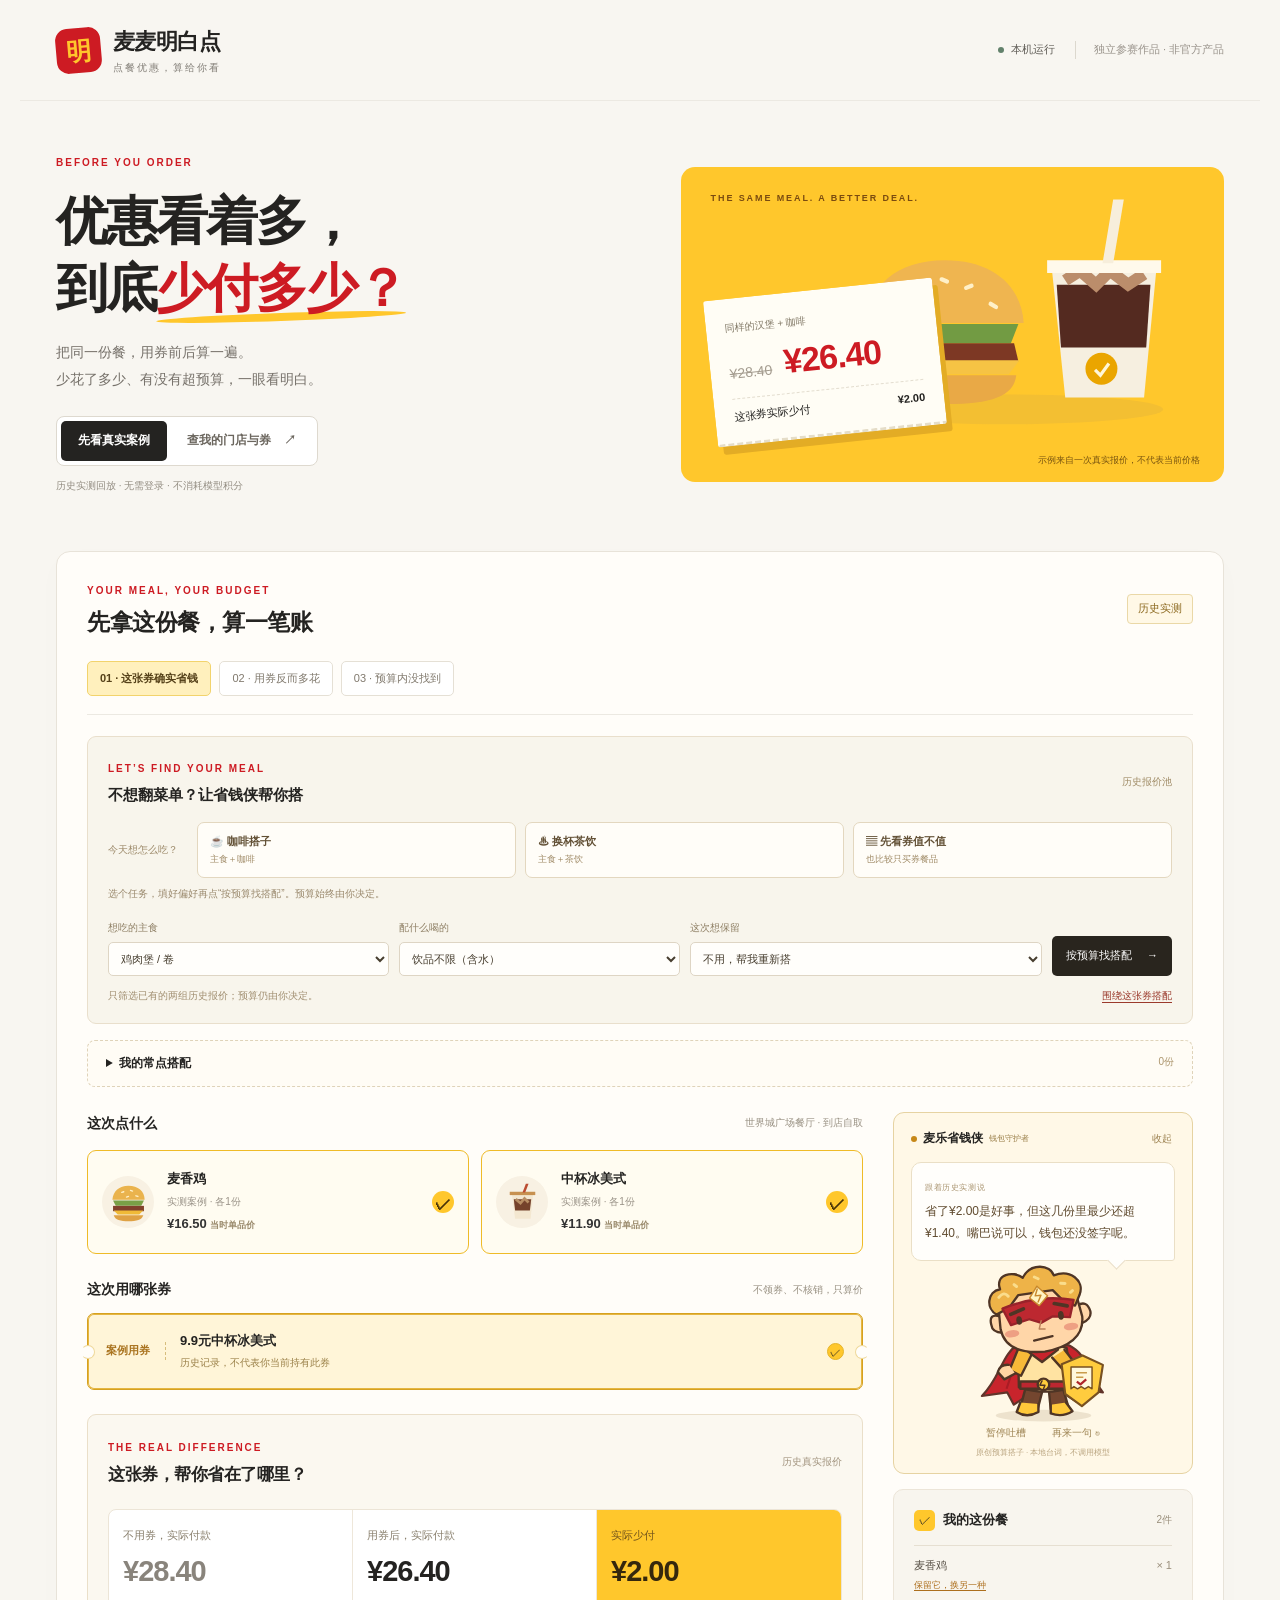
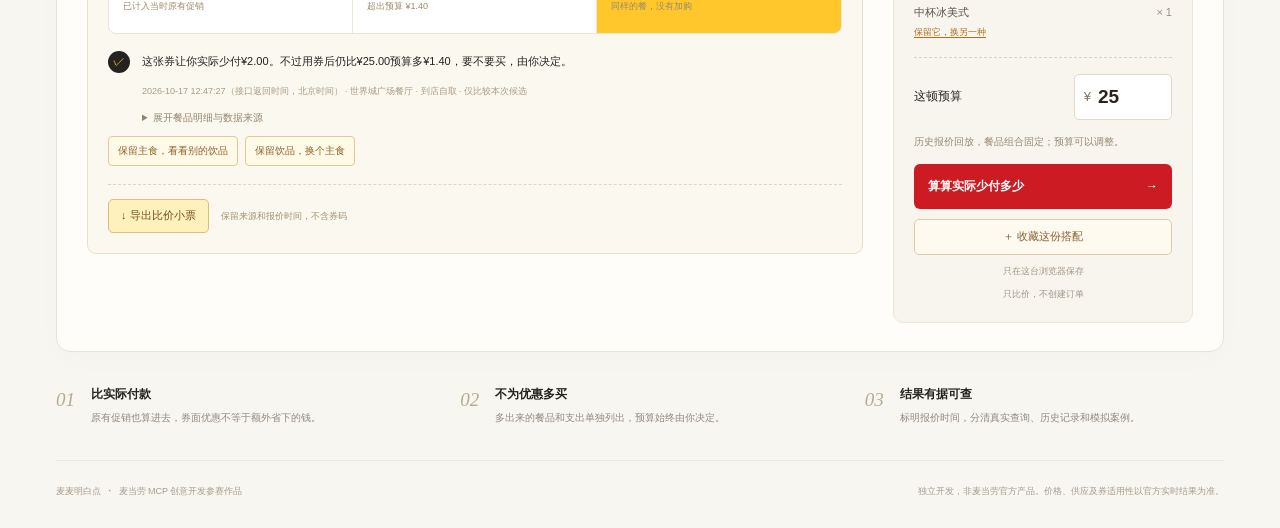
<file: downloads/preview.html>
<!doctype html>
<html lang="zh-CN"><head><meta charset="utf-8"><meta name="viewport" content="width=device-width,initial-scale=1"><title>麦麦明白点 · 用券前，算明白</title><style>@charset "UTF-8";
:root{--red:#cd1b23;--red-dark:#aa151c;--yellow:#ffc72c;--ink:#242321;--muted:#827e77;--line:#ece9e2;--paper:#fffdf9;--bg:#f8f6f1}*{box-sizing:border-box}body{margin:0;background:var(--bg);color:var(--ink);font-family:-apple-system,BlinkMacSystemFont,"Segoe UI","Microsoft YaHei",sans-serif;font-size:14px;line-height:1.6}button,input{font:inherit}button{cursor:pointer}button:disabled{cursor:wait;opacity:.55}button:focus-visible,a:focus-visible,input:focus-visible{outline:3px solid #d37b02;outline-offset:4px}button{transition:background .15s,transform .15s}button:hover:not(:disabled){transform:translateY(-1px)}[hidden]{display:none!important}.nav{max-width:1240px;margin:auto;padding:24px 36px;display:flex;align-items:center;justify-content:space-between;border-bottom:1px solid var(--line)}.brand{display:flex;align-items:center;gap:12px;text-decoration:none;color:var(--ink);font-size:22px;font-weight:850;letter-spacing:-.6px}.brand-icon{width:45px;height:45px;background:var(--red);border-radius:12px;color:var(--yellow);display:grid;place-items:center;font-size:25px;transform:rotate(-5deg)}.brand small{display:block;color:var(--muted);font-size:10px;letter-spacing:2px;font-weight:450;margin-top:1px}.nav-right{display:flex;gap:7px;align-items:center;font-size:11px;color:#605d57}.local-dot{width:6px;height:6px;border-radius:50%;background:#62816b}.independent{border-left:1px solid #dcd8ce;margin-left:13px;padding-left:18px;color:#99938b}main{max-width:1240px;margin:auto;padding:0 36px}.hero{display:grid;grid-template-columns:1.05fr 1fr;gap:54px;padding:54px 0 57px;align-items:center}.eyebrow,.step-kicker{font-size:10px;letter-spacing:2px;font-weight:700;color:var(--red)}.eyebrow{margin:0 0 17px}.hero h1{font-size:52px;line-height:1.28;letter-spacing:-2px;margin:0 0 18px;font-weight:850}.hero h1 span{color:var(--red);position:relative;white-space:nowrap}.hero h1 span:after{content:"";position:absolute;left:0;right:0;height:8px;background:var(--yellow);bottom:-4px;border-radius:50%;transform:rotate(-2deg);z-index:-1}.hero-sub{color:#76716a;font-size:14px;line-height:1.9;margin:0 0 24px}.mode-switch{display:inline-flex;border:1px solid #ded9cf;border-radius:8px;background:#fff;padding:4px;gap:3px}.mode-switch button{border:0;background:transparent;border-radius:5px;padding:10px 17px;color:#6b665e;font-size:12px;font-weight:600}.mode-switch button.active{background:var(--ink);color:white}.mode-switch span{margin-left:10px}.hero-foot{font-size:10px;color:#938d82;margin:12px 0 0}.hero-visual{height:315px;position:relative;border-radius:14px;background:var(--yellow);padding:24px 30px;overflow:hidden}.visual-caption{font-size:9px;letter-spacing:1.9px;font-weight:800;color:#7a4b10}.food-scene{position:absolute;top:25px;left:110px;right:0;height:245px}.food-svg{height:100%;width:100%}.floating-receipt{position:absolute;bottom:46px;left:29px;background:#fffdf5;width:230px;padding:17px 19px;border-radius:3px;box-shadow:5px 8px 0 #e3ac25;transform:rotate(-6deg);border-bottom:3px dashed #e5ddc8}.floating-receipt>span{font-size:10px;color:#827967}.floating-receipt>div{display:flex;align-items:baseline;gap:12px;margin:7px 0}.floating-receipt s{font-size:14px;color:#a39b8e}.floating-receipt b{color:var(--red);font-size:34px;line-height:1.3;letter-spacing:-1px}.floating-receipt p{font-size:11px;margin:9px 0 0;border-top:1px dashed #e3ddcf;padding-top:9px}.floating-receipt strong{float:right}.visual-note{position:absolute;bottom:15px;right:24px;font-size:9px;color:#795510}.workspace{background:var(--paper);border:1px solid #e8e3d9;border-radius:14px;box-shadow:0 8px 30px #46341004;overflow:hidden}.workspace-head{display:flex;justify-content:space-between;align-items:center;padding:26px 30px 20px}.workspace-head h2,.result-heading h2{font-size:23px;letter-spacing:-.5px;margin:4px 0 0}.source-badge{font-size:11px;color:#8c691f;border:1px solid #ead8a7;border-radius:4px;padding:5px 10px;background:#fff8e6}.case-tabs{display:flex;margin:0 30px;padding:0 0 18px;gap:8px;border-bottom:1px solid var(--line)}.case-tabs button{font-size:11px;border:1px solid #e5e0d5;background:#fff;border-radius:5px;padding:8px 12px;color:#80796d}.case-tabs button.active{background:#fff0bd;border-color:#f2d36c;color:#554119;font-weight:700}.meal-layout{display:grid;grid-template-columns:minmax(0,1fr) 300px;gap:30px;padding:25px 30px 28px}.section-row{display:flex;align-items:center;justify-content:space-between;gap:10px;margin:0 0 16px}.section-row h3{font-size:14px;margin:0;font-weight:750}.section-row>span{font-size:10px;color:#989082}.menu-grid{display:grid;grid-template-columns:repeat(2,minmax(0,1fr));gap:12px}.product{border:1px solid #e9e4da;border-radius:9px;display:flex;align-items:center;text-align:left;background:#fff;position:relative;gap:13px;padding:17px 14px;min-height:104px;width:100%;color:var(--ink)}.product.selected{border-color:#efbb28;background:#fffcf1}.food-icon{flex-shrink:0;height:52px;width:52px;background:#f8f1e3;border-radius:50%;display:grid;place-items:center}.food-icon svg{width:43px;height:43px}.product-info{min-width:0;flex:1}.product h4{font-size:13px;line-height:1.45;margin:0 0 5px;font-weight:650}.product p{font-size:10px;color:#9b9489;margin:0}.product .item-price{font-size:13px;color:#333;font-weight:650;margin-top:4px}.plus{height:22px;width:22px;border-radius:50%;display:grid;place-items:center;background:var(--yellow);color:#493309;font-weight:600;font-size:16px;flex-shrink:0}.demo-label{font-size:9px;color:#9b8b6d}.coupon-heading{margin:24px 0 12px}.coupon-ticket{display:flex;align-items:center;gap:14px;background:#fff5d8;border:1px solid #efd99c;border-radius:7px;position:relative;padding:14px 18px;min-height:77px;text-align:left;width:100%;color:var(--ink)}.coupon-ticket:before,.coupon-ticket:after{content:"";width:12px;height:12px;background:var(--paper);position:absolute;border:1px solid #efd99c;border-radius:50%;top:calc(50% - 6px)}.coupon-ticket:before{left:-7px;border-left-color:transparent}.coupon-ticket:after{right:-7px;border-right-color:transparent}.coupon-ticket.selected{border-color:#d6a120;box-shadow:inset 0 0 0 1px #e5b642}.ticket-stamp{font-size:11px;font-weight:800;color:#aa7420;border-right:1px dashed #d7bd7c;padding-right:15px;white-space:nowrap}.coupon-ticket h4{font-size:13px;margin:0 0 3px}.coupon-ticket p{font-size:10px;color:#9b8149;margin:0}.coupon-check{margin-left:auto;height:17px;width:17px;border:1px solid #c7ad6b;border-radius:50%;display:grid;place-items:center;font-size:11px;flex-shrink:0}.selected .coupon-check{background:var(--yellow);border-color:#e5b429}.coupon-empty{border:1px dashed #e4ded2;padding:19px;color:#8b8377;font-size:12px;border-radius:6px}.basket{background:#f8f5ee;border:1px solid #ece5d8;border-radius:10px;padding:20px;height:fit-content}.basket-heading{display:flex;align-items:center;gap:8px;border-bottom:1px solid #e6dfd1;padding-bottom:14px}.basket-heading h3{font-size:13px;margin:0;flex:1}.basket-heading>span:last-child{font-size:10px;color:#9a8f7c}.tiny-ticket{font-size:12px;background:var(--yellow);width:21px;height:21px;border-radius:5px;display:grid;place-items:center}.basket-line{font-size:11px;display:flex;justify-content:space-between;gap:12px;padding:11px 0 0;color:#595248}.basket-line span:last-child{color:#9a8f7c;white-space:nowrap}.budget-field{display:flex;justify-content:space-between;align-items:center;border-top:1px dashed #dcd3c2;margin-top:17px;padding-top:16px}.budget-field label{font-size:12px}.budget-field>div{display:flex;align-items:center;gap:5px;background:white;border:1px solid #e1d9c9;border-radius:5px;padding:6px 9px}.budget-field span{font-size:13px;color:#7f715b}.budget-field input{width:66px;border:0;background:transparent;font-size:19px;font-weight:750;color:#29231b;outline:none;-moz-appearance:textfield}.budget-field input::-webkit-inner-spin-button{display:none}.basket-note{color:#978a75;font-size:10px;line-height:1.8;margin:13px 0}.compare-button{border:0;border-radius:6px;background:var(--red);color:#fff;font-size:12px;font-weight:600;padding:13px 14px;width:100%;display:flex;align-items:center;justify-content:space-between}.compare-button:hover{background:var(--red-dark)}.button-foot{text-align:center;font-size:9px;color:#a09687;margin:9px 0 0}.message{margin:0 30px 20px;padding:12px 16px;border:1px solid #e9c8ba;border-radius:6px;background:#fff1e9;font-size:12px;color:#9a452b}.result{border-top:1px solid #e8e0d3;background:#fbf8f0;padding:25px 30px 28px}.result-heading{display:flex;align-items:center;justify-content:space-between;margin-bottom:21px}.result-heading h2{font-size:19px}.result-heading>span{font-size:10px;color:#a2947f}.result-overview{display:grid;grid-template-columns:1fr 1fr 1fr;gap:0;background:#fff;border:1px solid #ece5d7;border-radius:8px;overflow:hidden}.metric{padding:21px 23px;border-right:1px solid #eee7da}.metric:last-child{border:0;background:var(--yellow)}.metric-label{font-size:11px;color:#8a806e;display:block}.metric-value{font-size:34px;font-weight:800;letter-spacing:-1px;line-height:1.5;margin-top:5px}.metric:first-child .metric-value{color:#89847c}.metric:last-child .metric-label{color:#74551b}.metric:last-child .metric-value{color:#35270d}.metric-note{font-size:10px;color:#9b8a6b}.verdict{display:flex;align-items:flex-start;gap:12px;padding:17px 0 2px}.verdict-icon{width:22px;height:22px;background:var(--ink);color:var(--yellow);border-radius:50%;display:grid;place-items:center;font-size:12px;flex-shrink:0}.verdict p{font-size:12px;line-height:1.9;margin:0;max-width:760px}.result-meta{font-size:9px;color:#aa9b82;margin:9px 0 0;padding-left:34px}.comparison-details{font-size:10px;color:#93856d;margin:12px 0 0;padding-left:34px}.comparison-details summary{cursor:pointer}.comparison-details ul{padding-left:15px;margin:9px 0 0}.principles{display:grid;grid-template-columns:repeat(3,1fr);gap:45px;padding:33px 0;border-bottom:1px solid var(--line)}.principles>div{position:relative;padding-left:35px}.principles span{position:absolute;left:0;top:0;font-family:Georgia,serif;font-style:italic;font-size:19px;color:#b7aa92}.principles h3{font-size:12px;margin:0 0 5px}.principles p{font-size:10px;color:#91897e;margin:0;line-height:1.8}footer{display:flex;align-items:center;justify-content:space-between;gap:20px;padding:23px 0 30px;font-size:9px;color:#a59c8d}footer b{color:#c09344;padding:0 5px}footer p{margin:0;max-width:450px;text-align:right}.search-form{display:flex;gap:12px;padding:0 30px 20px;align-items:flex-end}.search-form label{font-size:11px;color:#8d8070;display:grid;gap:5px}.search-form input,.menu-controls>input{background:white;border:1px solid #ddd5c7;border-radius:5px;color:#333;padding:10px 12px;min-width:0;width:100%;font-size:12px}.search-form label:first-child{width:110px}.keyword-label{flex:1}.dark-button{border:0;background:var(--ink);color:white;border-radius:5px;padding:11px 19px;font-size:12px;white-space:nowrap}.dark-button span{margin-left:12px}.connection-note{font-size:11px;background:#f5f1e7;border:1px solid #e9dfca;border-radius:5px;margin:0 30px 20px;padding:12px 15px;color:#807159}.store-list{display:flex;gap:8px;flex-wrap:wrap;padding:0 30px}.store-option{font-size:11px;background:#fff;border:1px solid #e2d9c8;padding:9px 13px;border-radius:5px;text-align:left;max-width:100%}.store-option small{display:block;font-size:9px;color:#9c8d75}.store-option.active{border-color:#d4a32c;background:#fff6d8}.menu-controls{margin-bottom:16px}.categories{display:flex;gap:6px;overflow:auto;margin-top:10px;padding-bottom:5px}.categories button{border:0;background:#f3eee4;color:#887b65;padding:5px 9px;border-radius:4px;font-size:10px;white-space:nowrap}.categories button.active{background:#ffedb4;color:#72500d}.menu-hint{font-size:9px;color:#a09179;margin:5px 0}.live-menu{max-height:390px;overflow:auto;padding:2px 5px 2px 1px}.live-menu .product{min-height:93px;padding:12px}.menu-empty{font-size:12px;color:#9a8d79;padding:15px 0}.visually-hidden{position:absolute;width:1px;height:1px;overflow:hidden;clip:rect(0,0,0,0)}.basket-remove{background:none;border:0;color:#b29f81;font-size:15px;padding:0 2px}.coupons-stack{display:grid;gap:9px}.busy-indicator{display:inline-block;width:11px;height:11px;border:2px solid #eddcc6;border-top-color:#a77f26;border-radius:50%;animation:spin 1s linear infinite;vertical-align:middle;margin-right:7px}@keyframes spin{to{transform:rotate(360deg)}}
@media(min-width:1450px){.hero h1{font-size:58px}.hero{padding-top:65px;padding-bottom:65px}.hero-visual{height:335px}}
@media(max-width:1000px){.hero{gap:25px}.hero h1{font-size:42px}.meal-layout{grid-template-columns:minmax(0,1fr) 265px;gap:20px}.product{flex-wrap:wrap;gap:7px}.food-icon{width:43px;height:43px}.product h4{font-size:12px}.section-row>span{font-size:9px}.floating-receipt{width:210px;left:20px}.food-scene{left:60px}.nav,main{padding-left:24px;padding-right:24px}.principles{gap:20px}}
@media(max-width:760px){.nav{padding:18px 20px}.brand{font-size:19px}.brand-icon{width:39px;height:39px}.nav-right>span:not(.independent){display:none}.independent{font-size:9px;border:0;padding:0;margin:0;max-width:75px;text-align:right}main{padding:0 18px}.hero{grid-template-columns:1fr;gap:23px;padding:32px 0}.hero h1{font-size:43px}.hero-sub br{display:none}.hero-sub{max-width:360px}.hero-visual{height:225px;max-width:520px;width:100%}.food-scene{top:10px;left:125px;height:190px}.floating-receipt{bottom:36px;width:205px;padding:11px 16px;left:24px}.floating-receipt b{font-size:28px}.visual-caption{font-size:8px}.visual-note{font-size:8px;right:16px}.workspace-head{padding:22px 20px 16px}.workspace-head h2{font-size:20px}.step-kicker{font-size:8px}.source-badge{font-size:9px}.case-tabs{margin:0 20px;overflow:auto}.case-tabs button{font-size:10px;padding:8px 10px;white-space:nowrap}.meal-layout{grid-template-columns:1fr;padding:21px 20px;gap:22px}.product{flex-wrap:nowrap;gap:8px}.food-icon{height:43px;width:43px}.food-icon svg{height:36px;width:36px}.product h4{font-size:11px}.product .item-price{font-size:12px}.plus{width:19px;height:19px;font-size:12px}.product{padding:13px 10px;min-height:98px}.product-info p{font-size:9px}.basket{padding:17px}.basket-note{margin:10px 0}.basket-heading{padding-bottom:10px}.basket-line{font-size:11px}.budget-field{margin-top:12px;padding-top:12px}.button-foot{margin-top:7px}.result{padding:22px 20px}.result-heading h2{font-size:17px}.result-heading{gap:12px}.metric{padding:15px 12px}.metric-value{font-size:27px}.metric-label{font-size:10px}.metric-note{font-size:9px}.verdict p{font-size:11px}.principles{gap:18px;padding:26px 0;grid-template-columns:1fr}.principles>div{padding-left:34px}.principles p{font-size:11px}.principles h3{font-size:12px}footer{display:block;font-size:9px}footer p{text-align:left;margin-top:8px}.search-form{padding:0 20px 15px;flex-wrap:wrap;gap:8px}.search-form label:first-child{width:85px}.dark-button{width:100%}.store-list{padding:0 20px}.connection-note{margin:0 20px 15px}.section-row{gap:6px}.section-row>span{max-width:60%;text-align:right}.menu-grid{gap:9px}.coupon-ticket{padding:12px 14px;gap:10px}.coupon-ticket h4{font-size:12px}.coupon-ticket p{font-size:9px}.ticket-stamp{padding-right:10px}.message{margin:0 20px 16px}.categories{max-width:100%}}
@media(max-width:380px){.hero h1{font-size:37px}.food-icon{height:33px;width:33px}.food-icon svg{width:30px;height:30px}.product{padding:12px 8px}.meal-layout{padding:20px 16px}.product .plus{display:none}.metric{padding:13px 9px}.metric-value{font-size:23px}.metric-note{font-size:8px}}
@media(prefers-reduced-motion:reduce){*{animation:none!important;transition:none!important}}

@media(max-width:760px){.product{flex-wrap:wrap;align-content:flex-start;gap:9px;padding:14px;min-height:150px}.product .food-icon{height:39px;width:39px}.product .product-info{flex-basis:100%}.product h4{font-size:12px;min-height:18px}.product .plus{position:absolute;right:13px;top:22px}.product-info .item-price{font-size:14px}.product-info p{font-size:10px}}

/* Original budget companion: in the layout, never over the menu or checkout. */
.side-column{display:grid;gap:15px;align-content:start;min-width:0}.buddy{background:#fff8e7;border:1px solid #e6d3a2;border-radius:11px;padding:15px 17px 10px;position:relative;overflow:hidden}.buddy-heading{display:flex;justify-content:space-between;align-items:center;gap:8px}.buddy-heading>div{display:flex;align-items:center;gap:6px;flex-wrap:wrap}.buddy-heading b{font-size:12px}.buddy-heading small{font-size:9px;color:#9a7f49}.buddy-dot{height:6px;width:6px;border-radius:50%;background:#c68818}.buddy-heading button,.buddy-tools button{background:transparent;border:0;color:#9d8352;font-size:10px;padding:3px;white-space:nowrap}.buddy-bubble{background:#fffefb;border:1px solid #eadfc6;border-radius:10px 10px 3px 10px;margin-top:12px;padding:11px 13px;position:relative;min-height:99px}.buddy-bubble:after{content:"";position:absolute;right:51px;bottom:-7px;width:12px;height:12px;background:#fffefb;transform:rotate(45deg);border-bottom:1px solid #eadfc6;border-right:1px solid #eadfc6}.buddy-bubble>span{font-size:8px;color:#aa9571;letter-spacing:.6px}.buddy-bubble p{font-size:12px;line-height:1.8;color:#604b2f;margin:5px 0 0}.buddy-character{border:0;background:none;display:block;position:relative;padding:0;height:163px;width:145px;margin:1px auto -6px;cursor:pointer}.buddy-svg{height:100%;width:100%;overflow:visible}.buddy-head{transform-origin:90px 100px;transition:transform .3s}.buddy-body{transform-origin:90px 165px}.buddy-tools{display:flex;justify-content:center;gap:20px;padding-top:3px}.buddy-tools button:disabled{cursor:default}.buddy-credit{text-align:center;color:#baa580;font-size:8px;margin:3px 0}.eyes-happy,.mouth-flat,.mouth-o,.mouth-happy,.sweat,.sparkles,.question{display:none}.eyes-open{transform-origin:90px 85px;animation:buddy-blink 7s infinite}.buddy[data-mood="skeptical"] .brow-left{transform:rotate(-10deg);transform-origin:65px 71px}.buddy[data-mood="skeptical"] .brow-right{transform:translateY(-5px) rotate(8deg);transform-origin:115px 71px}.buddy[data-mood="skeptical"] .mouth-smile,.buddy[data-mood="thinking"] .mouth-smile,.buddy[data-mood="confused"] .mouth-smile{display:none}.buddy[data-mood="skeptical"] .mouth-flat,.buddy[data-mood="thinking"] .mouth-flat{display:block}.buddy[data-mood="skeptical"] .buddy-head{transform:rotate(-7deg)}.buddy[data-mood="smug"] .buddy-head{transform:rotate(5deg)}.buddy[data-mood="smug"] .brow-right{transform:translateY(-4px)}.buddy[data-mood="shocked"] .mouth-smile,.buddy[data-mood="happy"] .mouth-smile{display:none}.buddy[data-mood="shocked"] .mouth-o,.buddy[data-mood="confused"] .mouth-o,.buddy[data-mood="shocked"] .sweat,.buddy[data-mood="confused"] .question{display:block}.buddy[data-mood="shocked"] .brows{transform:translateY(-7px)}.buddy[data-mood="happy"] .eyes-open{display:none}.buddy[data-mood="happy"] .eyes-happy,.buddy[data-mood="happy"] .mouth-happy,.buddy[data-mood="happy"] .sparkles{display:block}.buddy[data-mood="thinking"] .buddy-head{transform:rotate(7deg)}.buddy[data-mood="thinking"] .brow-left{transform:translateY(-5px)}.buddy[data-mood="confused"] .buddy-head{transform:rotate(-6deg)}.buddy.reacting .buddy-character{animation:buddy-pop .45s ease-out}.buddy[data-mood="happy"].reacting .buddy-body{animation:buddy-bounce .6s ease-in-out}.buddy.collapsed #buddy-content{display:none}.buddy.collapsed{padding-bottom:15px}@keyframes buddy-blink{0%,44%,48%,100%{transform:scaleY(1)}46%{transform:scaleY(.12)}}@keyframes buddy-pop{0%{transform:translateY(5px) rotate(-3deg)}55%{transform:translateY(-5px) rotate(2deg)}100%{transform:translateY(0)}}@keyframes buddy-bounce{0%,100%{transform:translateY(0)}45%{transform:translateY(-5px)}}
@media(max-width:760px){.buddy{padding:14px 16px 9px}.buddy-heading small{font-size:10px}.buddy #buddy-content{position:relative;min-height:154px;padding-right:115px;padding-top:3px}.buddy-bubble{margin-top:8px;padding:10px 12px;min-height:110px}.buddy-bubble:after{right:-6px;bottom:22px;transform:rotate(-45deg);border-right:1px solid #eadfc6;border-bottom:1px solid #eadfc6}.buddy-character{position:absolute;right:-3px;top:3px;width:120px;height:145px;margin:0}.buddy-bubble p{font-size:12px}.buddy-bubble>span{font-size:8px}.buddy-tools{justify-content:flex-start;gap:18px;padding:7px 0 0}.buddy-credit{text-align:left;font-size:8px;margin-bottom:2px}.buddy-heading b{font-size:13px}.buddy.collapsed #buddy-content{display:none}.side-column{gap:14px}.buddy-tools button{font-size:10px}}
@media(prefers-reduced-motion:reduce){.buddy *{animation:none!important;transition:none!important}}

.meal-main>.result{margin-top:24px;border:1px solid #eadfc9;border-radius:9px;padding:20px;background:#fbf8f0}.meal-main .result-heading h2{font-size:17px}.meal-main .metric{padding:17px 14px}.meal-main .metric-value{font-size:29px}.meal-main .metric-note{font-size:9px}.meal-main .verdict p{font-size:11px}@media(max-width:760px){.meal-main>.result{padding:17px 13px}.meal-main .metric{padding:13px 9px}.meal-main .metric-value{font-size:24px}.meal-main .result-heading h2{font-size:15px}.meal-main .result-meta,.meal-main .comparison-details{padding-left:0}.meal-main .metric-note{font-size:8px}}

.meal-planner{margin:21px 30px 0;background:#f8f5ec;border:1px solid #e9dfcc;border-radius:9px;padding:19px 20px}.planner-heading{display:flex;align-items:center;justify-content:space-between;gap:12px;margin-bottom:15px}.planner-heading h3{font-size:15px;margin:4px 0 0}.planner-count{font-size:10px;color:#a08c67}.planner-fields{display:grid;grid-template-columns:1fr 1fr 1.25fr auto;gap:10px;align-items:end}.planner-fields label{display:grid;gap:6px;font-size:10px;color:#8e7f64}.planner-fields select{width:100%;min-width:0;background:#fffefb;border:1px solid #ded5c4;border-radius:5px;padding:9px 8px;color:#473e2f;font:inherit;font-size:11px}.planner-button{border:0;border-radius:5px;background:#29251e;color:#fff;font-size:11px;padding:11px 14px;white-space:nowrap}.planner-button span{margin-left:12px}.planner-footer{display:flex;justify-content:space-between;gap:12px;align-items:center;margin-top:12px;font-size:10px;color:#a08e70}.planner-footer button{border:0;background:transparent;padding:0;color:#9b3a2c;font-size:10px;text-decoration:underline;text-underline-offset:3px;white-space:nowrap}.planner-footer button:disabled{opacity:.4;cursor:default}.suggestion-grid{display:grid;grid-template-columns:repeat(3,minmax(0,1fr));gap:10px}.suggestion-option{padding:15px;background:#fffefb;border:1px solid #e4d8bf;border-radius:7px;display:flex;flex-direction:column;min-width:0}.suggestion-option h4{font-size:12px;margin:7px 0 9px;line-height:1.6;flex:1}.suggestion-status{font-size:9px;color:#8b7042}.suggestion-price{font-size:22px;font-weight:800;line-height:1.5;color:#be282c}.suggestion-budget{font-size:9px;color:#a18454;margin:2px 0 10px}.suggestion-option button{background:#fff0bc;border:1px solid #eacb72;border-radius:4px;font-size:10px;color:#72501b;padding:7px 9px;text-align:center}.suggestion-option .swap-note{font-size:9px;color:#8b7c65;margin:0 0 8px}.suggestion-option details{font-size:9px;color:#978971;margin:8px 0 0}.suggestion-option summary{cursor:pointer}.suggestion-option details p{font-size:9px;overflow-wrap:anywhere}#suggestion-summary{font-size:12px;color:#6d5431;margin:20px 0 12px}#suggestion-scope{font-size:9px;color:#a0947e;margin:11px 0 0}.basket-swap{display:block;font-size:9px;padding:0;border:0;background:none;color:#ad6f1d;text-decoration:underline;text-underline-offset:2px;margin-top:4px}.basket-line>span:first-child{min-width:0}.selected-plan-note{font-size:10px;color:#8f7a53;margin:0}.helper-actions{display:flex;gap:7px;flex-wrap:wrap;margin-top:10px}.helper-actions button{border:1px solid #e0cb94;background:#fff9e7;color:#8c642b;border-radius:4px;padding:6px 9px;font-size:10px}.planner-fields select:focus-visible{outline:3px solid #d37b02;outline-offset:3px}
@media(max-width:1000px){.planner-fields{grid-template-columns:1fr 1fr}.planner-button{height:36px}.suggestion-grid{grid-template-columns:repeat(2,minmax(0,1fr))}}
@media(max-width:760px){.meal-planner{margin:18px 20px 0;padding:16px 14px}.planner-heading h3{font-size:14px}.planner-heading .step-kicker{font-size:7px}.planner-fields{grid-template-columns:1fr 1fr;gap:10px}.planner-fields .preserve-label{grid-column:1/-1}.planner-button{grid-column:1/-1}.planner-footer{display:block;font-size:9px;line-height:1.8}.planner-footer button{margin-top:8px}.suggestion-grid{grid-template-columns:1fr}.suggestion-option{display:grid;grid-template-columns:1fr auto;column-gap:12px;padding:13px}.suggestion-option h4{grid-column:1;grid-row:2;margin:4px 0;font-size:12px}.suggestion-status{grid-column:1;grid-row:1}.suggestion-price{grid-column:2;grid-row:1/3;align-self:center;font-size:23px}.suggestion-option .swap-note{grid-column:1/-1}.suggestion-budget{grid-column:1;grid-row:3;margin:4px 0 8px}.suggestion-option button{grid-column:2;grid-row:3/5;align-self:center}.suggestion-option details{grid-column:1/-1}.basket-swap{font-size:10px}}
.mission-bar{display:grid;grid-template-columns:auto repeat(3,minmax(0,1fr));gap:9px;align-items:center;margin:5px 0 8px}.mission-bar>span{font-size:10px;color:#9c8969;padding-right:10px}.mission-bar button{border:1px solid #e3d7bf;background:#fffdf8;border-radius:7px;padding:10px 12px;text-align:left;color:#625035}.mission-bar b{display:block;font-size:11px;font-weight:650}.mission-bar small{display:block;font-size:9px;margin-top:2px;color:#a08b67}.mission-bar button.active{background:#fff0bd;border-color:#deb34a}.mission-note{font-size:10px;color:#9a896d;margin:0 0 18px}.saved-meals{margin:16px 30px 0;border:1px dashed #dfd3b9;border-radius:8px;padding:13px 18px;background:#fffcf5}.saved-meals summary{cursor:pointer;font-size:12px;font-weight:650;list-style-position:inside}.saved-meals summary span{float:right;color:#ac956d;font-weight:400;font-size:10px}.saved-meals>p{font-size:10px;color:#a08d6d}.saved-card{display:flex;align-items:center;gap:9px;padding:12px 0;border-top:1px solid #eee4d1}.saved-card>div{flex:1;min-width:0}.saved-card b{display:block;font-size:12px;overflow-wrap:anywhere}.saved-card small{display:block;font-size:10px;color:#9b8867;margin-top:2px}.saved-card button{background:#fff8e4;border:1px solid #e2cfa6;border-radius:5px;padding:6px 9px;color:#90632a;font-size:10px}.saved-card button[data-delete]{border:0;background:none;font-size:16px}.saved-empty,#saved-status{font-size:10px;color:#9d7e4b}.save-meal{display:block;width:100%;border:1px solid #dccba9;border-radius:5px;background:#fffaf0;color:#886030;font-size:11px;padding:8px;margin-top:10px}.receipt-actions{display:flex;gap:12px;align-items:center;border-top:1px dashed #e2d5b9;padding-top:14px;margin-top:18px;flex-wrap:wrap}.receipt-actions button{border:1px solid #dfbf6f;background:#fff1bd;padding:7px 12px;border-radius:5px;font-size:11px;color:#72501b}.receipt-actions span{font-size:9px;color:#a39070}.hero-cape{transform-origin:100px 120px}.buddy.reacting .hero-cape{animation:cape-wave .6s ease-out}.buddy[data-mood="happy"] .hero-shield{transform:rotate(-5deg);transform-origin:150px 165px}.buddy-heading b{font-size:12px}.buddy-heading small{font-size:8px}@keyframes cape-wave{0%{transform:skewX(-4deg)}55%{transform:skewX(4deg)}100%{transform:skewX(0)}}
@media(max-width:760px){.mission-bar{grid-template-columns:repeat(3,minmax(0,1fr));gap:5px}.mission-bar>span{grid-column:1/-1;margin-bottom:2px}.mission-bar button{padding:9px 7px}.mission-bar b{font-size:10px}.mission-bar small{font-size:8px}.mission-note{font-size:9px}.saved-meals{margin:14px 20px 0;padding:12px 14px}.saved-card{flex-wrap:wrap}.saved-card>div{flex-basis:100%}.buddy-heading b{font-size:12px}.buddy-heading small{font-size:9px}.buddy-character{width:125px}.receipt-actions{gap:8px}}
@media(prefers-reduced-motion:reduce){.hero-cape{animation:none!important}}
</style></head>
<body><header class="nav"><a class="brand" href="#" aria-label="麦麦明白点首页"><span class="brand-icon">明</span><span>麦麦明白点<small>点餐优惠，算给你看</small></span></a><div class="nav-right"><span class="local-dot"></span><span>本机运行</span><span class="independent">独立参赛作品 · 非官方产品</span></div></header>
<main><section class="hero"><div class="hero-copy"><p class="eyebrow">BEFORE YOU ORDER</p><h1>优惠看着多，<br>到底<span>少付多少？</span></h1><p class="hero-sub">把同一份餐，用券前后算一遍。<br>少花了多少、有没有超预算，一眼看明白。</p><div class="mode-switch" role="group" aria-label="选择体验模式"><button class="active" id="demo-mode" aria-pressed="true">先看真实案例</button><button id="live-mode" aria-pressed="false">查我的门店与券 <span>↗</span></button></div><p class="hero-foot" id="mode-description">历史实测回放 · 无需登录 · 不消耗模型积分</p></div>
<div class="hero-visual" aria-hidden="true"><div class="visual-caption">THE SAME MEAL. A BETTER DEAL.</div><div class="food-scene"><svg viewBox="0 0 380 230" class="food-svg"><ellipse cx="187" cy="204" rx="149" ry="14" fill="#e0b13e" opacity=".4"/><path d="M231 68h99l-12 125h-74z" fill="#f6efe0"/><path d="M236 87h88l-4 59h-80z" fill="#542a20"/><path d="M244 83l14-9 15 13 13-13 17 13 15-10" fill="none" stroke="#bb8d6b" stroke-width="11"/><path d="M227 64h107v12H227z" fill="#fff9eb"/><path d="M279 67l10-60h10l-10 60" fill="#f7eedb"/><path d="M58 123c1-34 27-59 73-59s72 25 74 59z" fill="#efb550"/><path d="M63 124h137l-7 18H70z" fill="#729b43"/><path d="M66 142h130l4 17H62z" fill="#7d3824"/><path d="M62 158h139l-10 13H73z" fill="#f6c344"/><path d="M67 172h131c-2 20-24 27-65 27s-63-7-66-27" fill="#e9a946"/><g stroke="#fff0c7" stroke-width="4" stroke-linecap="round"><path d="M99 91l5-3M128 82l5 2M151 90l5-2M174 105l5 3M119 105l4-2M81 110l4 2"/></g><circle cx="278" cy="166" r="15" fill="#eaa500"/><path d="M272 167l5 5 8-11" fill="none" stroke="#fff6d8" stroke-width="3"/></svg></div><div class="floating-receipt"><span>同样的汉堡 + 咖啡</span><div><s>¥28.40</s><b>¥26.40</b></div><p>这张券实际少付 <strong>¥2.00</strong></p></div><span class="visual-note">示例来自一次真实报价，不代表当前价格</span></div></section>
<section class="workspace"><div class="workspace-head"><div><span class="step-kicker">YOUR MEAL, YOUR BUDGET</span><h2 id="workspace-title">先拿这份餐，算一笔账</h2></div><span class="source-badge" id="source-badge">历史实测</span></div>
<div class="case-tabs" id="case-tabs" role="group" aria-label="演示案例"><button class="active" data-case="coupon">01 · 这张券确实省钱</button><button data-case="extra">02 · 用券反而多花</button><button data-case="none">03 · 预算内没找到</button></div>
<div id="live-panel" hidden><div class="connection-note" id="connection-note"></div><form id="store-search" class="search-form"><label>城市<input id="city" value="武汉" maxlength="30" required placeholder="如：武汉"></label><label class="keyword-label">商圈 / 门店<input id="keyword" placeholder="如：世界城广场" maxlength="80" required></label><button class="dark-button" type="submit">搜索门店 <span>→</span></button></form><div id="stores" class="store-list" aria-live="polite"></div></div>
<section class="meal-planner" aria-labelledby="planner-title"><div class="planner-heading"><div><span class="step-kicker">LET’S FIND YOUR MEAL</span><h3 id="planner-title">不想翻菜单？让省钱侠帮你搭</h3></div><span class="planner-count" id="planner-source">历史报价池</span></div><div class="mission-bar" role="group" aria-label="快捷选餐任务"><span>今天想怎么吃？</span><button data-mission="coffee"><b>☕ 咖啡搭子</b><small>主食＋咖啡</small></button><button data-mission="tea"><b>♨ 换杯茶饮</b><small>主食＋茶饮</small></button><button data-mission="coupon"><b>▤ 先看券值不值</b><small>也比较只买券餐品</small></button></div><p id="mission-note" class="mission-note" role="status">选个任务，填好偏好再点“按预算找搭配”。预算始终由你决定。</p><div class="planner-fields"><label>想吃的主食<select id="plan-main"><option value="chicken">鸡肉堡 / 卷</option><option value="any">任意汉堡 / 卷</option></select></label><label>配什么喝的<select id="plan-drink"><option value="any">饮品不限（含水）</option><option value="coffee">咖啡</option><option value="tea">茶饮</option><option value="soda">汽水</option><option value="water">瓶装水</option></select></label><label class="preserve-label">这次想保留<select id="plan-anchor"><option value="">不用，帮我重新搭</option></select></label><button id="find-meal" class="planner-button">按预算找搭配 <span>→</span></button></div><div class="planner-footer"><span id="planner-hint">使用右侧预算；所选券只在适用的方案里试算。</span><button id="plan-coupon">围绕这张券搭配</button></div><div id="suggestion-panel" hidden aria-live="polite"><p id="suggestion-summary"></p><div id="suggestion-options" class="suggestion-grid"></div><p id="suggestion-scope"></p></div></section><details class="saved-meals"><summary>我的常点搭配 <span id="saved-count">0份</span></summary><p>只存餐品和预算，不存券码或报价。恢复后重新算价。</p><div id="saved-list"></div><p id="saved-status" role="status"></p></details><div class="meal-layout"><div class="meal-main"><div class="section-row"><h3 id="menu-heading">这次点什么</h3><span id="store-caption">世界城广场餐厅 · 到店自取</span></div><div id="menu-controls" class="menu-controls" hidden><label class="visually-hidden" for="menu-search">搜索餐品</label><input id="menu-search" placeholder="搜索想吃的餐品…"><div id="categories" class="categories" aria-label="餐品分类"></div><p class="menu-hint">先选单品，默认规格、每种1份。套餐选配暂不支持；菜单价仅供参考。</p></div><div id="menu" class="menu-grid"></div><div id="coupon-area"><div class="section-row coupon-heading"><h3>这次用哪张券</h3><span>不领券、不核销，只算价</span></div><div id="coupons"></div></div><section id="result" class="result" aria-live="polite"><div class="result-heading"><div><span class="step-kicker">THE REAL DIFFERENCE</span><h2>这张券，帮你省在了哪里？</h2></div><span id="result-source">历史报价</span></div><div id="result-content"></div><div class="receipt-actions"><button id="export-receipt">↓ 导出比价小票</button><span>保留来源和报价时间，不含券码</span></div></section></div>
<div class="side-column"><section class="buddy" id="buddy" data-mood="idle" aria-label="麦乐省钱侠，预算搭子"><div class="buddy-heading"><div><span class="buddy-dot"></span><b>麦乐省钱侠</b><small>钱包守护者</small></div><button id="buddy-collapse" aria-expanded="true" aria-controls="buddy-content">收起</button></div><div id="buddy-content"><div class="buddy-bubble"><span id="buddy-context">跟着你的操作说</span><p id="buddy-line" aria-live="polite" aria-atomic="true">麦乐省钱侠到位，今天替钱包出招。</p></div><button class="buddy-character" id="buddy-character" aria-label="点省钱侠，换一句吐槽"><svg viewBox="0 0 200 225" class="buddy-svg" role="img" aria-label="原创麦乐省钱侠，鸡块形头盔、红披风和账单盾牌的小英雄"><ellipse cx="100" cy="212" rx="66" ry="8" fill="#dccdb4" opacity=".5"/><g class="hero-cape" stroke="#61342a" stroke-width="3" stroke-linejoin="round"><path d="M66 113C42 127 41 159 15 185l35-5 9 17 45-31 42 27 10-17 26 4c-22-29-21-52-47-65z" fill="#c8242c"/><path d="M65 127l-16 48M133 125l20 44" fill="none" stroke="#a91c25"/></g><g class="buddy-body" stroke="#4f3525" stroke-width="3.3" stroke-linecap="round" stroke-linejoin="round"><path d="M76 171l-8 30 24 2 7-27M107 173l3 30 24-4-9-31" fill="#74462f"/><path d="M68 194l-5 13q14 9 30 0v-11M110 197v12q16 6 30-3l-9-12" fill="#ffc83a"/><path d="M65 119q32-15 67 0l7 54q-35 12-73 0z" fill="#ffe3a2"/><path d="M65 120l-12 29 16 8 15-30M129 121l20 26-12 13-25-28" fill="#f7b938"/><path d="M52 142q-12-1-15 10l9 10 15-8M145 143q11-4 16 5l-6 13-14-3" fill="#ffd4a2"/><path d="M75 121l23 17 22-17" fill="#c8242c"/><path d="M68 165h67v10H68z" fill="#bc2730"/><circle cx="100" cy="169" r="8" fill="#ffce3c"/><path d="M98 164l-3 6h7l-2 5" fill="none" stroke-width="2"/></g><g class="buddy-head" stroke="#4f3525" stroke-width="3.2" stroke-linejoin="round" stroke-linecap="round"><path d="M43 69q-15-6-13 10 0 11 14 13M151 67q14-6 17 10 1 11-13 15" fill="#ffd6a8"/><path d="M43 49q14-29 51-26 39-2 57 26l5 34q-1 38-57 42-54-2-57-38z" fill="#ffd6a8"/><path d="M39 66C25 56 30 33 48 32 43 11 69 8 81 20 95 0 121 7 124 22 147 16 166 34 156 53l-8 14-15-8-13-17-48 1-15 16z" fill="#eeb348"/><path d="M45 43q8-8 13 0M68 28l3 3M97 21l5 3M132 34l6 1M144 48l3-2" fill="none" stroke="#fadd8c" stroke-width="4"/><path d="M48 59q51-14 99 0l-8 23-24-4-16 7-16-7-26 5z" fill="#bd2830" stroke="#98232a"/><path d="M87 49l12-15 13 15-13 12z" fill="#fff4c3" stroke="#c8892c" stroke-width="2"/><path d="M99 38l-4 9h8l-5 9" fill="none" stroke="#c8892c" stroke-width="2"/><g class="brows" stroke="#4f3525" stroke-width="5"><path class="brow-left" d="M59 67l19-2"/><path class="brow-right" d="M119 65l18 3"/></g><g class="eyes-open" fill="#4f3525" stroke="none"><ellipse cx="69" cy="78" rx="4" ry="6"/><ellipse cx="127" cy="78" rx="4" ry="6"/></g><g class="eyes-happy" fill="none"><path d="M62 80q7-11 14 0M120 80q7-11 14 0" stroke-width="4"/></g><ellipse cx="57" cy="95" rx="10" ry="5" fill="#eea083" stroke="none"/><ellipse cx="139" cy="95" rx="10" ry="5" fill="#eea083" stroke="none"/><path d="M99 82l-4 11 8 1" fill="none" stroke="#bb825b" stroke-width="2"/><path class="mouth-smile" d="M85 104q14 13 28-1" fill="none"/><path class="mouth-flat" d="M86 108l26-3" fill="none"/><ellipse class="mouth-o" cx="100" cy="109" rx="7" ry="9" fill="#763c31"/><path class="mouth-happy" d="M85 103h29c-3 23-26 23-29 0z" fill="#763c31"/><path class="sweat" d="M161 77q-13 19 0 21 11-2 0-21" fill="#87c8d3" stroke="#44787d" stroke-width="2"/></g><g class="hero-shield" stroke="#785121" stroke-width="3" stroke-linejoin="round"><path d="M125 141l29-12 28 13-6 38-23 19-23-17z" fill="#ffcc3e"/><path d="M138 145h29v30l-5-3-5 3-5-3-5 3-5-3-4 3z" fill="#fff8dc" stroke-width="2"/><path d="M145 153h15M145 159h10" fill="none" stroke="#c99c4b" stroke-width="2"/><path d="M146 165l5 4 8-7" fill="none" stroke="#af252a" stroke-width="3"/></g><g class="sparkles" stroke="#dca319" stroke-width="3" stroke-linecap="round"><path d="M19 89v13M13 95h13M178 113v12M172 119h12"/></g><g class="question" fill="#b67124" stroke="none"><text x="170" y="58" font-size="32" font-weight="800">?</text></g></svg></button><div class="buddy-tools"><button id="buddy-pause" aria-pressed="false">暂停吐槽</button><button id="buddy-more">再来一句 ↻</button></div><p class="buddy-credit">原创预算搭子 · 本地台词，不调用模型</p></div></section><aside class="basket"><div class="basket-heading"><span class="tiny-ticket">✓</span><h3>我的这份餐</h3><span id="basket-count">2件</span></div><div id="basket-items"></div><div class="budget-field"><label for="budget">这顿预算</label><div><span>¥</span><input id="budget" inputmode="decimal" type="number" min="0" step="0.01" value="25" aria-label="预算，单位元"></div></div><p class="basket-note" id="basket-note">历史报价回放，餐品组合固定；预算可以调整。</p><button id="compare" class="compare-button">算算实际少付多少 <span>→</span></button><button id="save-meal" class="save-meal">＋ 收藏这份搭配</button><p id="save-status" class="button-foot" role="status">只在这台浏览器保存</p><p class="button-foot">只比价，不创建订单</p></aside></div></div>
<div id="message" class="message" role="status" aria-live="polite" hidden></div>
</section>
<section class="principles"><div><span>01</span><h3>比实际付款</h3><p>原有促销也算进去，券面优惠不等于额外省下的钱。</p></div><div><span>02</span><h3>不为优惠多买</h3><p>多出来的餐品和支出单独列出，预算始终由你决定。</p></div><div><span>03</span><h3>结果有据可查</h3><p>标明报价时间，分清真实查询、历史记录和模拟案例。</p></div></section>
<footer><span>麦麦明白点 <b>·</b> 麦当劳 MCP 创意开发参赛作品</span><p>独立开发，非麦当劳官方产品。价格、供应及券适用性以官方实时结果为准。</p></footer></main><script>window.__OFFLINE_DEMOS={"coupon": {"result": {"data_source": "Codex 直接调用官方 MCP query-store-coupons、query-meal-detail、calculate-price；价格经同轮双报价核验。", "status": "no_eligible_option", "baseline_status": "valid", "coupon_status": "available_verified", "results": [{"name": "不用券：麦香鸡＋中杯冰美式", "payable_fen": 2840, "qualified": true, "comparable": true, "within_budget": false, "over_budget_fen": 340, "saving_fen": 0, "same_basket_saving_fen": 0, "extra_items": [], "reasons": ["超预算"]}, {"name": "用9.9元券：麦香鸡＋中杯冰美式", "payable_fen": 2640, "qualified": true, "comparable": true, "within_budget": false, "over_budget_fen": 140, "saving_fen": 200, "same_basket_saving_fen": 200, "extra_items": [], "reasons": ["超预算"]}], "lowest_verified_options": [], "scope": "仅比较输入的已核验候选，不保证全局最低价；无有效基线时不计算节省金额；核验标记由调用方负责提供证据"}, "report": {"need": "麦香鸡 ×1、中杯冰美式 ×1；到店自取。", "store_label": "世界城广场餐厅 · 到店自取", "queried_at": "2026-10-17 12:47:27（接口返回时间，北京时间）", "data_label": "真实用券报价记录。此页面回放查询结果，不会自动刷新价格。未下单、未支付、未核销优惠券。", "no_option_advice": "同样的餐，用券从28.40元降到26.40元，少付2元，没有加购。但仍比25元预算多1.40元，是否购买由你决定。", "comparison_explanation": "不用券也有7.10元促销优惠。这张券额外省了2元，并不是优惠明细里的9.10元。", "evidence": "docs/MCP_COUPON_RUN_03.md。沿用同一次真实报价，仅改为指定餐品的价格对比演示，不判断糖含量；原始无糖需求测试保留在coupon-verified-quotes.json。"}, "budget_fen": 2500, "mode": "demo", "case": "coupon", "historical": true}, "extra": {"result": {"data_source": "全部虚构，仅验证计算；verified 在此仅为模拟标记", "status": "options_found", "baseline_status": "valid", "coupon_status": "unknown", "results": [{"name": "原需求直接购买（虚构）", "payable_fen": 2200, "qualified": true, "comparable": true, "within_budget": true, "over_budget_fen": 0, "saving_fen": 0, "same_basket_saving_fen": null, "extra_items": [], "reasons": []}, {"name": "用券加购（虚构）", "payable_fen": 2400, "qualified": true, "comparable": true, "within_budget": true, "over_budget_fen": 0, "saving_fen": -200, "same_basket_saving_fen": null, "extra_items": ["额外配餐（虚构）"], "reasons": []}], "lowest_verified_options": ["原需求直接购买（虚构）"], "scope": "仅比较输入的已核验候选，不保证全局最低价；无有效基线时不计算节省金额；核验标记由调用方负责提供证据"}, "report": {"need": "模拟需求：一个汉堡和一份饮品，预算25元。", "store_label": "虚构门店", "queried_at": "模拟数据，无真实查询时间", "data_label": "全部为模拟数据，仅演示“用券加购后反而多花钱”，不是当前真实优惠。", "evidence": "examples/demo-quotes.json，不作为真实 MCP 调用证据。"}, "budget_fen": 2500, "mode": "demo", "case": "extra", "historical": true}, "none": {"result": {"data_source": "本轮 calculate-price 真实调用返回的脱敏整数分报价；工具返回 success=true code=200；不含 Token、账号、完整券码或完整原始响应", "status": "no_eligible_option", "baseline_status": "unavailable", "coupon_status": "none_available", "results": [{"name": "麦香鸡＋锡兰红茶", "payable_fen": 2750, "qualified": false, "comparable": false, "within_budget": false, "over_budget_fen": 250, "saving_fen": null, "same_basket_saving_fen": null, "extra_items": [], "reasons": ["需求属性待确认", "超预算"]}, {"name": "麦香鸡＋冰美式中杯", "payable_fen": 2840, "qualified": false, "comparable": false, "within_budget": false, "over_budget_fen": 340, "saving_fen": null, "same_basket_saving_fen": null, "extra_items": [], "reasons": ["需求属性待确认", "超预算"]}], "lowest_verified_options": [], "scope": "仅比较输入的已核验候选，不保证全局最低价；无有效基线时不计算节省金额；核验标记由调用方负责提供证据"}, "report": {"need": "预算25元；一个鸡肉汉堡和一份经核实的无糖饮品；不接受瓶装水；到店自取。", "store_label": "世界城广场餐厅 · 到店自取", "queried_at": "2026-10-17 12:32（北京时间）", "data_label": "历史报价回放，非实时查询。报价与调用状态据 WorkBuddy 脱敏记录，原始调用未由 Codex 独立复核。", "evidence": "docs/MCP_RUN_02.md；无券状态沿用此前一轮查询，并非本轮重新查询。", "pending_question": "还没查清这款饮品是否无糖", "no_option_advice": "这两份分别需要27.50元、28.40元，都超过你的25元预算；而且是否无糖还没确认。因此这次先不推荐这两份，也不会替你改成瓶装水。", "comparison_explanation": "这次没有完成“用券是否省钱”的比较：此前查询没有可用券，也还没找到符合你要求的普通购买方案。现在能确认的是这两份餐的历史报价。"}, "budget_fen": 2500, "mode": "demo", "case": "none", "historical": true}};window.__OFFLINE_SUGGESTIONS={"options": [{"products": ["1450", "507411"], "names": ["麦香鸡", "中杯冰美式"], "payable_fen": 2640, "within_budget": false, "over_budget_fen": 140, "coupon": "demo", "coupon_applied": true, "queried_at": "2026-10-17 12:47:27（接口返回时间，北京时间）", "comparison": {"result": {"data_source": "Codex 直接调用官方 MCP query-store-coupons、query-meal-detail、calculate-price；价格经同轮双报价核验。", "status": "no_eligible_option", "baseline_status": "valid", "coupon_status": "available_verified", "results": [{"name": "不用券：麦香鸡＋中杯冰美式", "payable_fen": 2840, "qualified": true, "comparable": true, "within_budget": false, "over_budget_fen": 340, "saving_fen": 0, "same_basket_saving_fen": 0, "extra_items": [], "reasons": ["超预算"]}, {"name": "用9.9元券：麦香鸡＋中杯冰美式", "payable_fen": 2640, "qualified": true, "comparable": true, "within_budget": false, "over_budget_fen": 140, "saving_fen": 200, "same_basket_saving_fen": 200, "extra_items": [], "reasons": ["超预算"]}], "lowest_verified_options": [], "scope": "仅比较输入的已核验候选，不保证全局最低价；无有效基线时不计算节省金额；核验标记由调用方负责提供证据"}, "report": {"need": "麦香鸡 ×1、中杯冰美式 ×1；到店自取。", "store_label": "世界城广场餐厅 · 到店自取", "queried_at": "2026-10-17 12:47:27（接口返回时间，北京时间）", "data_label": "真实用券报价记录。此页面回放查询结果，不会自动刷新价格。未下单、未支付、未核销优惠券。", "no_option_advice": "同样的餐，用券从28.40元降到26.40元，少付2元，没有加购。但仍比25元预算多1.40元，是否购买由你决定。", "comparison_explanation": "不用券也有7.10元促销优惠。这张券额外省了2元，并不是优惠明细里的9.10元。", "evidence": "docs/MCP_COUPON_RUN_03.md。沿用同一次真实报价，仅改为指定餐品的价格对比演示，不判断糖含量；原始无糖需求测试保留在coupon-verified-quotes.json。"}, "budget_fen": 2500, "mode": "demo", "case": "coupon", "historical": true}}, {"products": ["1450", "3505"], "names": ["麦香鸡", "锡兰红茶"], "payable_fen": 2750, "within_budget": false, "over_budget_fen": 250, "coupon": "", "coupon_applied": false, "queried_at": "2026-10-17 12:32（北京时间）", "comparison": {"result": {"data_source": "本轮 calculate-price 真实调用返回的脱敏整数分报价；工具返回 success=true code=200；不含 Token、账号、完整券码或完整原始响应", "status": "no_eligible_option", "baseline_status": "valid", "coupon_status": "none_available", "results": [{"name": "麦香鸡＋锡兰红茶", "payable_fen": 2750, "qualified": true, "comparable": true, "within_budget": false, "over_budget_fen": 250, "saving_fen": 0, "same_basket_saving_fen": null, "extra_items": [], "reasons": ["超预算"]}], "lowest_verified_options": [], "scope": "仅比较输入的已核验候选，不保证全局最低价；无有效基线时不计算节省金额；核验标记由调用方负责提供证据"}, "report": {"need": "麦香鸡＋锡兰红茶；到店自取，只比较指定餐品的价格。", "store_label": "世界城广场餐厅 · 到店自取", "queried_at": "2026-10-17 12:32（北京时间）", "data_label": "历史报价回放，非实时查询。报价与调用状态据 WorkBuddy 脱敏记录，原始调用未由 Codex 独立复核。", "evidence": "docs/MCP_RUN_02.md；无券状态沿用此前一轮查询，并非本轮重新查询。", "pending_question": "还没查清这款饮品是否无糖", "no_option_advice": "这两份分别需要27.50元、28.40元，都超过你的25元预算；而且是否无糖还没确认。因此这次先不推荐这两份，也不会替你改成瓶装水。", "comparison_explanation": "这次没有完成“用券是否省钱”的比较：此前查询没有可用券，也还没找到符合你要求的普通购买方案。现在能确认的是这两份餐的历史报价。"}, "budget_fen": 2500, "mode": "demo", "case": "coupon", "historical": true}}], "tested": 2, "successful": 2, "failed": 0, "pool_size": 2, "budget_fen": 2500, "anchor": null, "mode": "demo", "scope": "只筛选两组已记录的历史报价，不查询当前菜单或推算新组合。", "note": "各方案时间见明细；历史记录只验证该时点的价格，不代表现在可购买。"};</script><script>/* Original budget companion. Deterministic local rules, no model or network calls. */
(function(root){
 const money=(fen)=>`¥${(fen/100).toFixed(2)}`;
 function respond(event,payload={},variant=0){
  let mood='idle',lines=[];
  if(event==='result'){
   const rows=payload.result?.results||[];const last=rows.at(-1);
   const saving=last?.same_basket_saving_fen??last?.saving_fen;
   if(Number.isInteger(saving)&&saving<0){mood='shocked';lines=[`券是用了，账单怎么还长高了？反而多花${money(-saving)}，先别急着夸它。`,`为了优惠多花${money(-saving)}？这张券有点会做生意哦。别为了用它，买本来不需要的东西。`];}
   else if(rows.length&&rows.every(q=>!q.within_budget)){
    mood='skeptical';const over=Math.min(...rows.map(q=>q.over_budget_fen));
    const prefix=Number.isInteger(saving)&&saving>0?`省了${money(saving)}是好事，`:'这几份都超预算了，';
    lines=[`${prefix}但这几份里最少还超${money(over)}。嘴巴说可以，钱包还没签字呢。`,`预算可不会因为有优惠券就自己长高。这次查到的方案至少超${money(over)}，要不要买，你说了算。`];
   }else if(Number.isInteger(saving)&&saving>0){mood='happy';lines=[`嗯哼，少付${money(saving)}，还在预算里！这次是钱包赢了一局。`,`同样的餐少花${money(saving)}，没有让优惠牵着走。今天的精打细算冠军，先给你。`];}
   else if(payload.result?.status==='no_eligible_option'){mood='confused';lines=['先等等，还有条件没确认。不能因为看着便宜，就假装它全都合适。','这次还没找到合适的。菜单那么大，也不差多看一眼嘛。'];}
   else{mood='smug';lines=['报价有了，用券省钱的证据还没齐。咱不替优惠券吹牛，先看实际付款。','嗯，这次先看普通买多少钱。没查到适用券，也不用硬凑一个。'];}
  }else if(event==='suggestions'){const count=(payload.options||[]).filter(o=>o.within_budget).length;mood=count?'happy':'thinking';lines=count?[`这次找到${count}份预算内的候选。先看看想不想吃，便宜可不是唯一标准哦。`]:['这几份还没进预算，我没偷偷给你加钱。换个偏好试试，别急着凑单。'];
  }else if(event==='saved'){mood='smug';lines=['这份搭配记在小本本了。下次恢复再查价，昨天的便宜可不能算今天的。'];}
  else if(event==='mission'){mood='thinking';lines=['任务收到！我帮你找候选，预算一分也不偷偷加。选好偏好再出发。'];}
  else if(event==='budget'){mood='thinking';lines=['预算改了？等下一次算完再下结论，旧账可不能冒充新账。','收到新预算。先重新算一遍，我可不靠猜来管钱包。'];}
  else if(event==='empty'){mood='confused';lines=['咦，购物篮空空的。你是来点餐，还是给菜单做阅读理解？先挑一份嘛。','先选餐品，我再帮你算。对着空气打折，这题我不会。'];}
  else if(event==='limit'){mood='shocked';lines=['先慢一点，这版最多选5种单品。咱先把这一顿算明白。'];}
  else if(event==='busy'){mood='thinking';lines=['等一下，让我把两张账单摆在一起。优惠再大，也得算完再夸。','脑袋可以放空，账单不可以。正在查实际付款，马上回来。'];}
  else if(event==='error'){mood='confused';lines=['这一步没跑通，别急着往下点。看看页面提示，改好再来，我陪你。','咦，卡了一下。失败的报价不能凑数，这笔咱重新查。'];}
  else if(event==='select'){mood='smug';lines=['先选你本来就想吃的。别让一张券，替你决定整顿饭哦。','嗯哼，餐品选好了再算。菜单价只是参考，最后付多少才算数。'];}
  else if(event==='coupon'){mood='skeptical';lines=['券已选好，可别急着宣布胜利。有没有真的少付，报价说了算。','这张券能不能立功？等我把用券前后都算一遍。'];}
  else if(event==='demo-lock'){mood='smug';lines=['这是历史案例，不是今天的菜单哦。想自己挑，去“查我的门店与券”。'];}
  else if(event==='live'){mood='idle';lines=['先选门店，再挑想吃的。我负责看账，不负责替你下单。'];}
  else{mood='idle';lines=['麦乐省钱侠到位！我不偷偷加鸡块，帮你把该省的钱算出来。你负责挑想吃的，我负责提醒别多花。','优惠券可以很会说话，我只认最后付款的数字。来，算一顿。'];}
  return {mood,text:lines[((variant%lines.length)+lines.length)%lines.length]};
 }
 root.BuddyRules={respond};
 if(typeof module!=='undefined'&&module.exports)module.exports={respond};
})(typeof globalThis!=='undefined'?globalThis:this);
</script><script>/* UI for the original mascot. Text only, no speech synthesis or remote models. */
(()=>{
 const dock=document.getElementById('buddy');if(!dock)return;
 const line=document.getElementById('buddy-line');const label=document.getElementById('buddy-context');
 const pause=document.getElementById('buddy-pause');const collapse=document.getElementById('buddy-collapse');
 let paused=false,last={event:'hello',payload:{}},variant=0,pending=null;
 try{paused=localStorage.getItem('mcd-buddy-paused')==='true';dock.classList.toggle('collapsed',localStorage.getItem('mcd-buddy-collapsed')==='true');}catch{}
 function remember(key,value){try{localStorage.setItem(key,String(value));}catch{}}
 function setLine(event,payload={},manual=false){
  if(paused&&!manual)return;
  const reply=BuddyRules.respond(event,payload,variant);
  dock.dataset.mood=reply.mood;line.textContent=reply.text;
  label.textContent=event==='result'?(payload.mode==='live'?'跟着这轮报价说':payload.case==='extra'?'模拟案例，演给你看':'跟着历史实测说'):'跟着你的操作说';
  dock.classList.remove('reacting');void dock.offsetWidth;dock.classList.add('reacting');
 }
 function pauseUI(){pause.textContent=paused?'恢复吐槽':'暂停吐槽';pause.setAttribute('aria-pressed',String(paused));document.getElementById('buddy-more').disabled=paused;}
 pause.addEventListener('click',()=>{paused=!paused;remember('mcd-buddy-paused',paused);pauseUI();if(paused){line.textContent='好啦，我安静站岗。有需要再叫我。';dock.dataset.mood='idle';label.textContent='吐槽已暂停';}else{variant=0;setLine(last.event,last.payload);}});
 collapse.addEventListener('click',()=>{const hidden=dock.classList.toggle('collapsed');collapse.textContent=hidden?'展开':'收起';collapse.setAttribute('aria-expanded',String(!hidden));remember('mcd-buddy-collapsed',hidden);});
 document.getElementById('buddy-more').addEventListener('click',()=>{variant++;setLine(last.event,last.payload);});
 document.getElementById('buddy-character').addEventListener('click',()=>{if(!paused){variant++;setLine(last.event,last.payload);}});
 window.addEventListener('mcd:buddy',e=>{
  clearTimeout(pending);last={event:e.detail.event,payload:e.detail.payload||{}};variant=0;
  if(last.event==='budget')pending=setTimeout(()=>setLine(last.event,last.payload),500);
  else setLine(last.event,last.payload);
 });
 const collapsed=dock.classList.contains('collapsed');collapse.textContent=collapsed?'展开':'收起';collapse.setAttribute('aria-expanded',String(!collapsed));pauseUI();
 if(paused){line.textContent='我先安静站岗。有需要再叫我。';label.textContent='吐槽已暂停';}else setLine('hello');
})();
</script><script>/* Local-only saved meals and a shareable receipt. Never persist coupons or quotes. */
(function(root){
 const text=(v,max=160)=>String(v??'').slice(0,max);
 const escape=(v)=>text(v,4000).replace(/[&<>"']/g,c=>({'&':'&amp;','<':'&lt;','>':'&gt;','"':'&quot;',"'":'&#39;'}[c]));
 const money=v=>{if(!Number.isSafeInteger(v)||v<0)throw Error('报价金额无效');return `¥${(v/100).toFixed(2)}`;};
 function favorite(raw){
  if(!raw||!['live','demo'].includes(raw.mode)||!Array.isArray(raw.products)||!raw.products.length||raw.products.length>5)throw Error('请先选择餐品');
  const budget=String(raw.budget??'');if(!/^\d+(\.\d{1,2})?$/.test(budget)||!Number.isSafeInteger(Math.round(Number(budget)*100)))throw Error('请输入有效预算，最多两位小数');
  const products=raw.products.map(p=>{if(!/^[\w-]{1,80}$/.test(p.id)||!p.name)throw Error('餐品记录无效');return {id:p.id,name:text(p.name,100)};});
  const store=raw.mode==='live'?{id:text(raw.store?.id,40),name:text(raw.store?.name,100)}:null;
  if(raw.mode==='live'&&(!/^\d+$/.test(store.id)||!store.name))throw Error('请先选择门店');
  return {mode:raw.mode,case:['coupon','extra'].includes(raw.case)?raw.case:'coupon',budget,store,products};
 }
 function receipt(data){
  const rows=data?.result?.results;if(!rows?.length)throw Error('请先完成报价');
  const last=rows.at(-1),saving=last.same_basket_saving_fen??last.saving_fen;
  const source=data.mode==='live'?'本轮真实查询':data.case==='extra'?'模拟案例（非真实优惠）':'历史报价回放（非当前价格）';
  const budget=money(data.budget_fen);
  let summary='未取得可比较的优惠券增量节省，不宣称用券省钱。';
  if(rows.length>1&&Number.isSafeInteger(saving))summary=saving<0?`用券反而多花 ${money(-saving)}，别为了券加购。`:`用券实际少付 ${money(saving)}，已扣除不用券也能享受的优惠。`;
  const body=rows.map(r=>`<tr><td>${escape(r.name)}${r.extra_items?.length?`<small>额外餐品：${escape(r.extra_items.join('、'))}</small>`:''}${r.reasons?.length?`<small>${escape(r.reasons.join('；'))}</small>`:''}</td><td>${money(r.payable_fen)}</td><td>${r.within_budget?'预算内':`超 ${money(r.over_budget_fen)}`}</td></tr>`).join('');
  return `<!doctype html><html lang="zh-CN"><meta charset="utf-8"><meta name="viewport" content="width=device-width,initial-scale=1"><title>麦乐省钱侠的比价小票</title><style>body{background:#f8f6f1;color:#29251f;font:15px/1.8 system-ui,'Microsoft YaHei';padding:24px;margin:0}main{max-width:680px;margin:auto;background:#fffdf8;padding:28px;border-top:7px solid #cd1b23;border-radius:12px}h1{font-size:27px;margin:0}b{color:#b91e29}table{width:100%;border-collapse:collapse;margin:20px 0}td,th{text-align:left;padding:12px 6px;border-bottom:1px dashed #ded4c1}td:not(:first-child){white-space:nowrap}small{display:block;color:#857962;font-size:11px}.source{display:inline-block;background:#fff0bd;padding:3px 10px;border-radius:4px;font-size:12px}footer{border-top:1px solid #e8deca;margin-top:24px;padding-top:12px;color:#8c7d65;font-size:11px}p{overflow-wrap:anywhere}@media(max-width:480px){body{padding:10px}main{padding:18px}table{font-size:11px}td,th{padding:9px 3px}h1{font-size:22px}}@media print{body{padding:0;background:white}main{border:0}}</style><main><p class="source">${source}</p><h1>这顿饭，算明白了。</h1><p>麦乐省钱侠 · 麦麦明白点<br>预算 <b>${budget}</b> · ${escape(data.report?.store_label||'见案例说明')}</p><table><thead><tr><th>已核验的买法</th><th>实际应付</th><th>预算</th></tr></thead><tbody>${body}</tbody></table><p><b>${summary}</b></p><p>查询时间：${escape(data.report?.queried_at||'模拟数据，无真实查询时间')}<br>证据：${escape(data.report?.evidence||data.result.data_source||'见项目案例说明')}</p><footer>仅比较本次候选，不保证最低价。历史与模拟记录不代表现在可购买；价格仅适用于记录中的门店、账号与时点。非官方产品；未下单、未支付。<br>github.com/bigjiaoniu/mcd-smart-choice</footer></main></html>`;
 }
 root.MealTools={favorite,receipt};
 if(typeof module!=='undefined'&&module.exports)module.exports={favorite,receipt};
})(typeof globalThis!=='undefined'?globalThis:this);
</script><script>"use strict";
const $ = (id) => document.getElementById(id);
const esc = (v) => String(v ?? "").replace(/[&<>"']/g, c => ({"&":"&amp;","<":"&lt;",">":"&gt;",'"':"&quot;","'":"&#39;"}[c]));
const yuan = (v) => `¥${(v / 100).toFixed(2)}`;
const buddyEvent=(event,payload={})=>window.dispatchEvent(new CustomEvent('mcd:buddy',{detail:{event,payload}}));
const state = {mode:"demo",case:"coupon",csrf:"",configured:false,products:[],coupons:[],selected:[],coupon:"",store:null,category:"全部",rev:0,busy:false,suggestions:[],customDemo:null,lastResult:null};
const icon = (name) => {
 const coffee = /咖|茶|饮|水|可乐|雪碧|美式|拿铁|奶铁/.test(name);
 return coffee ? '<svg viewBox="0 0 64 64" aria-hidden="true"><path d="M16 18h32l-4 38H21z" fill="#f3e7d0"/><path d="M19 27h26l-2 17H21z" fill="#75422b"/><path d="M13 16h38v5H13z" fill="#c79150"/><path d="M32 17l5-13h4l-5 13z" fill="#bc4d32"/><path d="M22 27l7 6 6-7 6 6" fill="none" stroke="#b78d63" stroke-width="4"/></svg>' : '<svg viewBox="0 0 64 64" aria-hidden="true"><path d="M8 28c1-13 10-21 24-21s24 8 24 21" fill="#eab34d"/><path d="M9 29h46l-4 8H13z" fill="#79a047"/><path d="M9 37h46v8H9z" fill="#81412c"/><path d="M10 44h44l-6 6H16z" fill="#f0ba37"/><path d="M10 51h44c-2 7-10 9-22 9s-20-2-22-9" fill="#dfa244"/><g stroke="#fff0c7" stroke-width="2" stroke-linecap="round"><path d="M22 17l3-1M35 14l3 1M43 22l3 1M29 24l3-1"/></g></svg>';
};
function message(msg, busy=false){if(msg)buddyEvent(busy?'busy':'error');$("message").hidden=!msg;$("message").innerHTML=busy ? `<span class="busy-indicator"></span>${esc(msg)}` : esc(msg);}
function stale(){state.lastResult=null;state.rev++;$("result").hidden=true;$("suggestion-panel").hidden=true;}
async function api(path, body){
 if(window.__OFFLINE_DEMOS){
  if(path==='/api/status')return {configured:false,csrf:''};
  if(path.startsWith('/api/demo?')){
   const params=new URLSearchParams(path.split('?')[1]);const rawBudget=params.get('budget')||'';const budget=Number(rawBudget);
   if(!rawBudget.trim()||!Number.isFinite(budget)||budget<0||Math.abs(budget*100-Math.round(budget*100))>0.000001)throw Error('请输入有效预算，最多两位小数');
   return repriceDemo(window.__OFFLINE_DEMOS[params.get('case')||'coupon'],budget);

  }
  if(path==='/api/demo-suggest'){
   const source=structuredClone(window.__OFFLINE_SUGGESTIONS);const raw=String(body.budget??'');const budget=Number(raw);
   if(!raw.trim()||!Number.isFinite(budget)||budget<0||Math.abs(budget*100-Math.round(budget*100))>0.000001)throw Error('请输入有效预算，最多两位小数');
   source.options=source.options.filter(o=>(!body.anchor||o.products.includes(body.anchor))&&(body.drink==='any'||(body.drink==='coffee'&&o.products.includes('507411'))||(body.drink==='tea'&&o.products.includes('3505'))));
   for(const o of source.options){
    o.comparison=repriceDemo(o.comparison,budget);
    if(!body.coupon){o.coupon='';o.coupon_applied=false;o.comparison.result.results=o.comparison.result.results.slice(0,1);o.payable_fen=o.comparison.result.results[0].payable_fen;}
    o.comparison=repriceDemo(o.comparison,budget);
    o.within_budget=o.payable_fen<=Math.round(budget*100);o.over_budget_fen=Math.max(0,o.payable_fen-Math.round(budget*100));
   }
   source.options.sort((a,b)=>a.payable_fen-b.payable_fen);source.tested=source.options.length;source.successful=source.options.length;source.budget_fen=Math.round(budget*100);source.anchor=body.anchor;return source;
  }
  throw Error('这是离线预览，实时查询请启动本地可视化版本。');
 }
 const options=body?{method:"POST",headers:{"Content-Type":"application/json","X-Local-CSRF":state.csrf},body:JSON.stringify(body)}:{};
 const r=await fetch(path, options);const d=await r.json();if(!r.ok)throw Error(d.error||"请求未完成，请重试");return d;
}
function repriceDemo(document,budget){
 const doc=structuredClone(document);doc.budget_fen=Math.round(budget*100);
 for(const q of doc.result.results){q.within_budget=q.payable_fen<=doc.budget_fen;q.over_budget_fen=Math.max(0,q.payable_fen-doc.budget_fen);q.reasons=q.reasons.filter(r=>r!=='超预算');if(!q.within_budget)q.reasons.push('超预算');}
 const eligible=doc.result.results.filter(q=>q.qualified&&q.within_budget);const min=Math.min(...eligible.map(q=>q.payable_fen));
 doc.result.lowest_verified_options=eligible.filter(q=>q.payable_fen===min).map(q=>q.name);doc.result.status=eligible.length?'options_found':'no_eligible_option';return doc;
}
function selectedItems(){return state.products.filter(p=>state.selected.includes(p.id));}
function basket(){
 const items=selectedItems();const alternatives=state.mode==='demo'&&state.case==='none';
 $("basket-count").textContent=`${items.length}${alternatives?'组':'件'}`;
 document.querySelector('.basket-heading h3').textContent=alternatives?'本次比较的方案':'我的这份餐';
 $("basket-items").innerHTML=items.length?items.map(p=>`<div class="basket-line"><span>${esc(p.name)}<button class="basket-swap" data-keep="${esc(p.id)}">保留它，换另一种</button></span><span>× 1 ${state.mode==='live'?`<button class="basket-remove" data-remove="${esc(p.id)}" aria-label="移除${esc(p.name)}">×</button>`:''}</span></div>`).join(''):'<p class="menu-empty">从左侧选择想吃的单品。</p>';
 $("compare").disabled=state.busy||(state.mode==='live'&&!items.length);
 refreshPlanner();
}
function renderMenu(){
 const query=$("menu-search").value.trim().toLowerCase();
 const products=state.products.filter(p=>(state.category==='全部'||p.category===state.category)&&p.name.toLowerCase().includes(query));
 $("menu").classList.toggle('live-menu',state.mode==='live');
 $("menu").innerHTML=products.length?products.map(p=>`<button class="product ${state.selected.includes(p.id)?'selected':''}" data-product="${esc(p.id)}" aria-pressed="${state.selected.includes(p.id)}" ${state.mode==='demo'?'aria-disabled="true"':''}><span class="food-icon">${icon(p.name)}</span><span class="product-info"><h4>${esc(p.name)}</h4><p>${state.mode==='demo'?'实测案例 · 各1份':'默认规格 · 每种1份'}</p>${p.price?`<div class="item-price">¥${esc(p.price)} <span class="demo-label">${state.mode==='demo'?'当时单品价':'菜单价'}</span></div>`:''}</span><span class="plus">${state.selected.includes(p.id)?'✓':'+'}</span></button>`).join(''):'<p class="menu-empty">'+(state.mode==='live'&&!state.store?'搜索并选择门店后，这里会显示菜单。':'没有找到对应餐品，试试其他关键词。')+'</p>';
 basket();
}
function renderCoupons(){
 const coupons=state.coupons;
 $("coupons").className='coupons-stack';
 $("coupons").innerHTML=coupons.length?coupons.map(c=>`<button class="coupon-ticket ${state.coupon===c.id?'selected':''}" data-coupon="${esc(c.id)}" aria-pressed="${state.coupon===c.id}" ${state.mode==='demo'?'aria-disabled="true"':''}><span class="ticket-stamp">${state.mode==='demo'?'案例用券':'门店可用券'}</span><span><h4>${esc(c.title)}</h4><p>${state.mode==='demo'?'历史记录，不代表你当前持有此券':'选中后试算，不会核销或创建订单'}</p></span><span class="coupon-check">${state.coupon===c.id?'✓':''}</span></button>`).join(''):'<div class="coupon-empty">'+(state.mode==='demo'?'本案例没有可用于报价的券。':!state.store?'选好门店后，查看你在这家店可用的券。':'本次未返回可用券，仍可计算普通购买价格。')+'</div>';
}
function demoItems(){
 state.customDemo=null;
 $("store-caption").textContent=state.case==='extra'?'模拟案例 · 非真实优惠':'世界城广场餐厅 · 到店自取';
 const extra=state.case==='extra';
 state.products=extra?[{id:'demo-burger',name:'汉堡（模拟）',price:''},{id:'demo-drink',name:'饮品（模拟）',price:''}]:[{id:'1450',name:'麦香鸡',price:'16.50'},{id:state.case==='none'?'3505':'507411',name:state.case==='none'?'锡兰红茶':'中杯冰美式',price:state.case==='none'?'11.00':'11.90'}];
 if(state.case==='none')state.products=[{id:'case-tea',name:'麦香鸡＋锡兰红茶',price:''},{id:'case-coffee',name:'麦香鸡＋中杯冰美式',price:''}];
 state.selected=state.products.map(p=>p.id);state.coupons=state.case==='none'?[]:[{id:'demo',title:extra?'需加购配餐才可使用的券（模拟）':'9.9元中杯冰美式'}];state.coupon=state.coupons.length?'demo':'';
 renderMenu();renderCoupons();
}
function resultView(data){
 state.lastResult=data;
 const rows=data.result.results;
 if(!rows.length){$("result-content").innerHTML='<p class="menu-empty">本次没有成功报价。</p>';$("result").hidden=false;return;}
 const direct=rows[0],last=rows[rows.length-1];
 const saving=last.same_basket_saving_fen??last.saving_fen;
 const hasComparison=rows.length>1&&saving!==null&&saving!==undefined;
 const isExtra=saving!==null&&saving<0;
 const metric=(label,value,note)=>`<div class="metric"><span class="metric-label">${esc(label)}</span><div class="metric-value">${esc(value)}</div><span class="metric-note">${esc(note)}</span></div>`;
 let metrics='',verdict='';
 if(hasComparison){
  metrics=metric('不用券，实际付款',yuan(direct.payable_fen),'已计入当时原有促销')+metric('用券后，实际付款',yuan(last.payable_fen),last.within_budget?'在你的预算内':`超出预算 ${yuan(last.over_budget_fen)}`)+metric(isExtra?'实际多花':'实际少付',yuan(Math.abs(saving)),isExtra?'优惠不等于少花钱':(last.extra_items.length?'含额外餐品，请确认需要':'同样的餐，没有加购'));
  if(isExtra)verdict=`不用券付${yuan(direct.payable_fen)}，用券后反而付${yuan(last.payable_fen)}，多花${yuan(-saving)}。${last.extra_items.length?'还多买了：'+last.extra_items.join('、')+'。':''}如果本来不需要，就没必要为了用券加购。`;
  else verdict=`这张券让你实际少付${yuan(saving)}。${last.within_budget?'用券后在预算内。':`不过用券后仍比${yuan(data.budget_fen)}预算多${yuan(last.over_budget_fen)}，要不要买，由你决定。`}`;
 }else{
  metrics=metric(rows.length>1?'方案一':'不用券，实际付款',yuan(direct.payable_fen),direct.within_budget?'预算内':`超出 ${yuan(direct.over_budget_fen)}`)+metric(rows.length>1?'方案二':'你的预算',rows.length>1?yuan(last.payable_fen):yuan(data.budget_fen),rows.length>1?(last.within_budget?'预算内':`超出 ${yuan(last.over_budget_fen)}`):'不会替你调整预算')+metric('预算内可选',String(data.result.lowest_verified_options.length),'只统计已确认符合要求的方案');
  verdict=data.result.status==='options_found'?'这次有符合预算的方案。没有核验到用券报价，不宣称用券能省多少钱。':'本次查询还没找到符合全部要求、且在预算内的方案。保留你的预算，不强行凑单。';
 }
 if(data.mode==='live'&&data.report&&data.report.need){verdict+=' 本次只核对你选择的具体餐品与默认规格。';}
 const notes=rows.map(q=>{const descriptions=q.reasons.filter(r=>r!=='超预算').map(r=>r==='需求属性待确认'?(data.report.pending_question||'餐品要求待确认'):r);return `<li>${esc(q.name)}：${yuan(q.payable_fen)}${descriptions.length?'；'+esc(descriptions.join('；')):''}</li>`;}).join('');
 $("result-source").textContent=data.mode==='live'?'本轮真实查询':state.case==='extra'?'模拟案例 · 非真实优惠':'历史真实报价';
 $("result-content").innerHTML=`<div class="result-overview">${metrics}</div><div class="verdict"><span class="verdict-icon">${isExtra?'!':'✓'}</span><p>${esc(verdict)}</p></div><p class="result-meta">${esc(data.report.queried_at||'模拟数据，无真实查询时间')} · ${esc(data.report.store_label||'虚构门店')} · 仅比较本次候选</p><details class="comparison-details"><summary>展开餐品明细与数据来源</summary><ul>${notes}</ul><p>${esc(data.result.data_source)}</p><p>${esc(data.report.evidence||'见项目示例说明')}</p></details>`;
 if(rows.some(q=>!q.within_budget)){
  $("result-content").insertAdjacentHTML('beforeend','<div class="helper-actions"><button data-help="main">保留主食，看看别的饮品</button><button data-help="drink">保留饮品，换个主食</button></div>');
 }
 $("result").hidden=false;
 buddyEvent('result',data);
}
async function runDemo(){
 if(!$("budget").value.trim()||!Number.isFinite(Number($("budget").value))||Number($("budget").value)<0){message('请输入有效预算');return;}
 const rev=state.rev;try{const d=state.customDemo?repriceDemo(state.customDemo,Number($("budget").value)):await api('/api/demo?case='+encodeURIComponent(state.case)+'&budget='+encodeURIComponent($("budget").value));if(rev!==state.rev||state.mode!=='demo')return;resultView(d);message('');}catch(e){if(rev===state.rev)message(e.message);}
}
function setMode(mode){
 if(state.busy)return;state.mode=mode;state.mission='';document.querySelectorAll('[data-mission]').forEach(b=>b.classList.remove('active'));stale();message('');
 $("demo-mode").classList.toggle('active',mode==='demo');$("live-mode").classList.toggle('active',mode==='live');$("demo-mode").setAttribute('aria-pressed',String(mode==='demo'));$("live-mode").setAttribute('aria-pressed',String(mode==='live'));
 $("case-tabs").hidden=mode!=='demo';$("live-panel").hidden=mode!=='live';$("menu-controls").hidden=mode!=='live';$("source-badge").textContent=mode==='demo'?'历史实测':'你的实时查询';
 $("workspace-title").textContent=mode==='demo'?'先拿这份餐，算一笔账':'选好门店，看看你的券值不值';
 $("mode-description").textContent=mode==='demo'?'历史实测回放 · 无需登录 · 不消耗模型积分':'连接麦当劳官方 MCP · 无需模型会员 · 不下单';
 $("basket-note").textContent=mode==='demo'?'历史报价回放，餐品组合固定；预算可以调整。':'单品默认规格，每种1份。最终以价格试算结果为准。';
 $("menu-search").value='';state.category='全部';state.customDemo=null;$("plan-anchor").value='';
 buddyEvent(mode==='live'?'live':'hello');
 if(mode==='demo'){demoItems();runDemo();}else{
  state.products=[];state.coupons=[];state.selected=[];state.coupon='';state.store=null;$("stores").innerHTML='';$("categories").innerHTML='';$("store-caption").textContent='选择门店后显示菜单';
  $("connection-note").textContent=state.configured?'已提供本机连接配置。选择门店后查询；凭证不会发送到页面。':'尚未提供连接配置。关闭服务后，设置 MCD_MCP_TOKEN 或使用 --config 参数重新启动。现在仍可切回演示模式体验。';
  $("store-search").querySelector('button').disabled=!state.configured;renderMenu();renderCoupons();
 }
}
$("demo-mode").addEventListener('click',()=>setMode('demo'));$("live-mode").addEventListener('click',()=>setMode('live'));
$("case-tabs").addEventListener('click',e=>{const b=e.target.closest('[data-case]');if(!b||state.busy)return;state.case=b.dataset.case;stale();document.querySelectorAll('[data-case]').forEach(x=>x.classList.toggle('active',x===b));$("source-badge").textContent=state.case==='extra'?'模拟演示':'历史实测';demoItems();runDemo();});
$("budget").addEventListener('input',()=>{stale();buddyEvent('budget');});
$("menu").addEventListener('click',e=>{const b=e.target.closest('[data-product]');if(!b||state.busy)return;if(state.mode==='demo'){message('演示使用已核验的固定组合。要选择其他餐品，请切换“查我的门店与券”。');buddyEvent('demo-lock');return;}const id=b.dataset.product;if(state.selected.includes(id))state.selected=state.selected.filter(x=>x!==id);else{if(state.selected.length>=5){message('第一版最多比较5种单品，每种1份。');buddyEvent('limit');return;}state.selected.push(id);}stale();message('');renderMenu();buddyEvent(state.selected.length?'select':'empty');});
$("basket-items").addEventListener('click',e=>{const b=e.target.closest('[data-remove]');if(!b||state.busy)return;state.selected=state.selected.filter(x=>x!==b.dataset.remove);stale();renderMenu();buddyEvent(state.selected.length?'select':'empty');});
$("coupons").addEventListener('click',e=>{const b=e.target.closest('[data-coupon]');if(!b||state.mode==='demo'||state.busy)return;state.coupon=state.coupon===b.dataset.coupon?'':b.dataset.coupon;stale();renderCoupons();buddyEvent('coupon');});
$("menu-search").addEventListener('input',renderMenu);
$("categories").addEventListener('click',e=>{const b=e.target.closest('[data-category]');if(!b)return;state.category=b.dataset.category;document.querySelectorAll('[data-category]').forEach(x=>x.classList.toggle('active',x===b));renderMenu();});
$("store-search").addEventListener('submit',async e=>{e.preventDefault();if(state.busy)return;const button=e.target.querySelector('button');button.disabled=true;state.busy=true;stale();message('正在查询附近门店…',true);try{const d=await api('/api/stores',{city:$("city").value,keyword:$("keyword").value});$("stores").innerHTML=d.stores.length?d.stores.map(s=>`<button class="store-option" data-store="${esc(s.id)}" data-name="${esc(s.name)}">${esc(s.name)}<small>${esc(s.hours)}${s.open===false?' · 当前未营业':''}</small></button>`).join(''):'<p class="menu-empty">没有找到门店，换一个关键词试试。</p>';message('');}catch(err){message(err.message);}finally{button.disabled=false;state.busy=false;basket();}});
$("stores").addEventListener('click',async e=>{const b=e.target.closest('[data-store]');if(!b||state.busy)return;state.busy=true;stale();state.store=null;state.products=[];state.selected=[];state.coupons=[];state.coupon='';renderMenu();renderCoupons();message('正在读取这家门店的菜单和可用券…',true);try{const d=await api('/api/menu',{store:b.dataset.store});state.store=d.store;state.products=d.products;state.coupons=d.coupons;$("store-caption").textContent=d.store.name+' · 到店自取';document.querySelectorAll('[data-store]').forEach(x=>x.classList.toggle('active',x===b));const categories=['全部',...new Set(d.products.map(p=>p.category))];$("categories").innerHTML=categories.map(c=>`<button data-category="${esc(c)}" class="${c==='全部'?'active':''}">${esc(c)}</button>`).join('');state.category='全部';message('');renderMenu();renderCoupons();}catch(err){message(err.message);}finally{state.busy=false;basket();}});
$("compare").addEventListener('click',async()=>{if(state.busy)return;if(state.mode==='demo'){await runDemo();return;}state.busy=true;stale();const rev=state.rev;basket();$("compare").innerHTML='<span class="busy-indicator"></span>正在分别核验报价…';message('正在核验餐品与用券前后应付金额，不会创建订单。',true);try{const d=await api('/api/compare',{store:state.store?.id,products:state.selected,coupon:state.coupon,budget:$("budget").value});if(rev!==state.rev)return;resultView(d);message('');$("result").scrollIntoView({behavior:'smooth',block:'start'});}catch(e){message(e.message);}finally{state.busy=false;$("compare").innerHTML='算算实际少付多少 <span>→</span>';basket();}});

function refreshPlanner(){
 const select=$("plan-anchor"),current=select.value;
 const candidates=state.mode==='demo'?[{id:'1450',name:'麦香鸡'},{id:'507411',name:'中杯冰美式'},{id:'3505',name:'锡兰红茶'}]:selectedItems();
 if(current&&!candidates.some(p=>p.id===current)){const retained=state.products.find(p=>p.id===current);if(retained)candidates.push(retained);}
 select.innerHTML='<option value="">不用，帮我重新搭</option>'+candidates.map(p=>`<option value="${esc(p.id)}">保留${esc(p.name)}</option>`).join('');
 if(candidates.some(p=>p.id===current))select.value=current;
 $("find-meal").disabled=state.busy||(state.mode==='live'&&!state.store);
 $("plan-coupon").disabled=state.busy||!state.coupon;
 $("planner-source").textContent=state.mode==='demo'?'历史报价池':'本轮价格核验';
 $("planner-hint").textContent=state.mode==='demo'?'只筛选已有的两组历史报价；预算仍由你决定。':'主食＋饮品各1份，使用右侧预算；最多核验6组，价格以接口试算为准。';
}
async function findSuggestions(anchor,couponFocus=false){
 if(state.busy)return;
 if(anchor!==undefined)$("plan-anchor").value=anchor;
 const preserved=$("plan-anchor").value;const rev=++state.rev;state.busy=true;$("result").hidden=true;$("suggestion-panel").hidden=true;basket();
 const payload={store:state.store?.id,budget:$("budget").value,main:$("plan-main").value,drink:$("plan-drink").value,anchor:preserved,coupon:state.coupon,coupon_focus:couponFocus};
 const button=$("find-meal"),original=button.innerHTML;button.textContent='正在找搭配…';message(state.mode==='demo'?'正在筛选历史报价…':'正在逐组核验价格，最多6组，请稍等…',true);
 try{
  const data=await api(state.mode==='demo'?'/api/demo-suggest':'/api/suggest',payload);if(rev!==state.rev)return;
  state.suggestions=data.options;const within=data.options.filter(o=>o.within_budget).length;
  $("suggestion-summary").textContent=data.options.length?(within?`这次展示${data.options.length}组，其中${within}组在预算内。`:'这次核验的方案都超预算，先看看差多少，不替你加预算。'):'没有找到符合所选范围且成功报价的组合。可以更换偏好，预算保持不变。';
  $("suggestion-options").innerHTML=data.options.map((o,index)=>`<article class="suggestion-option"><span class="suggestion-status">${o.coupon_applied?'已核验用券价':'已核验不用券价'}${o.products.length===state.selected.length&&o.products.every(id=>state.selected.includes(id))?' · 当前组合':''}</span><h4>${o.names.map(esc).join(' ＋ ')}</h4><div class="suggestion-price">${yuan(o.payable_fen)}</div><p class="suggestion-budget">${o.within_budget?'在预算内':`超出预算 ${yuan(o.over_budget_fen)}`}</p>${preserved?'<p class="swap-note">保留了你指定的餐品，各1份</p>':''}<button data-use-plan="${index}">选这份，看详细对比</button><details><summary>报价时间</summary><p>${esc(o.queried_at)}</p></details></article>`).join('');
  $("suggestion-scope").textContent=`${data.mode==='demo'?'历史记录筛选':'本轮核验'} ${data.tested}组，成功${data.successful}组${data.failed?`，${data.failed}组因规格或报价问题跳过`:''}。${data.scope}`;
  $("suggestion-panel").hidden=false;message('');buddyEvent('suggestions',data);
 }catch(e){message(e.message);}finally{state.busy=false;button.innerHTML=original;basket();}
}
$("find-meal").addEventListener('click',()=>state.mission==='coupon'?$("plan-coupon").click():findSuggestions());
for(const id of ['plan-main','plan-drink','plan-anchor'])$(id).addEventListener('change',()=>{state.rev++;$("suggestion-panel").hidden=true;});
$("plan-coupon").addEventListener('click',()=>{
 if(state.busy)return;
 const coupon=state.coupons.find(c=>c.id===state.coupon);
 const products=state.mode==='demo'?[{id:'507411',name:'中杯冰美式'}]:(coupon?.products||[]).filter(p=>state.products.some(v=>v.id===p.id));
 if(!products.length){message('当前菜单中没有找到该券对应的餐品');return;}
 if(products.length>1){message('这张券对应多种餐品，请先选定其中一种，再使用“保留它，换另一种”。');return;}
 // A coupon product can be retained even if not yet added to the basket.
 const target=products[0];const select=$("plan-anchor");
 if(!Array.from(select.options).some(o=>o.value===target.id))select.add(new Option('保留'+target.name,target.id));
 select.value=target.id;findSuggestions(undefined,true);
});
$("suggestion-options").addEventListener('click',e=>{
 const b=e.target.closest('[data-use-plan]');if(!b||state.busy)return;
 const option=state.suggestions[Number(b.dataset.usePlan)];if(!option)return;
 stale();state.coupon=option.coupon;state.selected=option.products.slice();
 if(state.mode==='demo'){
  state.customDemo=option.comparison;state.products=option.products.map((id,i)=>({id,name:option.names[i],price:''}));
  state.coupons=option.coupon?[{id:'demo',title:'9.9元中杯冰美式'}]:[];
 }
 renderMenu();renderCoupons();resultView(option.comparison);message('');
 buddyEvent('result',option.comparison);$("result").scrollIntoView({behavior:'smooth',block:'start'});
});
$("basket-items").addEventListener('click',e=>{const b=e.target.closest('[data-keep]');if(b&&!state.busy)findSuggestions(b.dataset.keep);});
$("result-content").addEventListener('click',e=>{
 const b=e.target.closest('[data-help]');if(!b||state.busy)return;
 const product=selectedItems().find(p=>b.dataset.help==='main'?/堡|卷|麦满分/.test(p.name):/咖|茶|美式|拿铁|可乐|雪碧|纯悦|水/.test(p.name));
 if(product)findSuggestions(product.id);else message('请在“这次想保留”中选一种餐品，再找搭配。');
});

const savedKey='mcd-saved-meals-v1';
let savedMeals=[];
try{const raw=JSON.parse(localStorage.getItem(savedKey)||'[]');if(Array.isArray(raw))savedMeals=raw.slice(0,8).map(MealTools.favorite);}catch{}
function renderSaved(){
 $("saved-count").textContent=`${savedMeals.length}份`;
 $("saved-list").innerHTML=savedMeals.length?savedMeals.map((meal,i)=>`<article class="saved-card"><div><b>${meal.products.map(p=>esc(p.name)).join(' ＋ ')}</b><small>${meal.mode==='demo'?'案例搭配':esc(meal.store.name)} · 保存预算 ¥${esc(meal.budget)}</small></div><button data-restore="${i}">恢复并重新算价</button><button data-delete="${i}" aria-label="删除这份收藏">×</button></article>`).join(''):'<p class="saved-empty">把常吃的存下来，下次少翻一遍菜单。</p>';
}
function writeSaved(next){try{localStorage.setItem(savedKey,JSON.stringify(next));savedMeals=next;renderSaved();return true;}catch{$("saved-status").textContent='浏览器不允许本地保存，这次没有写入。';return false;}}
$("save-meal").addEventListener('click',()=>{
 if(state.busy)return;
 try{
  if(state.mode==='demo'&&state.case==='none')throw Error('这是多个方案的比较，请先选定一份搭配再收藏。');
  const meal=MealTools.favorite({mode:state.mode,case:state.case,products:selectedItems(),store:state.store,budget:$("budget").value});
  const signature=m=>JSON.stringify([m.mode,m.store?.id,m.case,m.products.map(p=>p.id).sort()]);
  const next=[meal,...savedMeals.filter(m=>signature(m)!==signature(meal))].slice(0,8);
  if(writeSaved(next)){$("save-status").textContent='已收藏 · 下次恢复会重新算价';buddyEvent('saved');}
 }catch(e){$("save-status").textContent=e.message;}
});
$("saved-list").addEventListener('click',async e=>{
 const remove=e.target.closest('[data-delete]');if(remove){writeSaved(savedMeals.filter((_,i)=>i!==Number(remove.dataset.delete)));return;}
 const b=e.target.closest('[data-restore]');if(!b||state.busy)return;
 const meal=savedMeals[Number(b.dataset.restore)];if(!meal)return;
 if(meal.mode==='live'&&(state.mode!=='live'||state.store?.id!==meal.store.id)){
  $("saved-status").textContent=`先在实时模式搜索并选中“${meal.store.name}”，然后再点恢复；不会跨门店套用餐品或旧券。`;
  if(state.mode!=='live')setMode('live');$("keyword").value=meal.store.name;return;
 }
 if(meal.mode==='live'){
  if(meal.products.some(p=>!state.products.some(v=>v.id===p.id))){$("saved-status").textContent='这家店当前菜单未包含收藏中的全部餐品，请重新选餐。';return;}
  stale();$("budget").value=meal.budget;state.selected=meal.products.map(p=>p.id);state.coupon='';renderMenu();renderCoupons();
  $("saved-status").textContent='餐品与保存预算已恢复，未恢复旧券。请选择当前券，再点“算算实际少付多少”。';buddyEvent('select');return;
 }
 if(state.mode!=='demo')setMode('demo');
 state.case=meal.case;stale();$("budget").value=meal.budget;demoItems();
 document.querySelectorAll('[data-case]').forEach(x=>x.classList.toggle('active',x.dataset.case===state.case));
 $("source-badge").textContent=state.case==='extra'?'模拟演示':'历史实测';
 if(meal.products.some(p=>p.id==='3505')){
  const rev=state.rev;try{
   const data=await api('/api/demo-suggest',{budget:meal.budget,drink:'tea',main:'chicken',coupon:'',anchor:''});
   if(rev!==state.rev||state.mode!=='demo')return;
   const option=data.options[0];if(!option)throw Error('这份历史记录当前不可用');
   state.customDemo=option.comparison;state.selected=option.products;state.products=option.products.map((id,i)=>({id,name:option.names[i],price:''}));state.coupons=[];state.coupon='';renderMenu();renderCoupons();resultView(option.comparison);
  }catch(err){$("saved-status").textContent=err.message;return;}
 }else await runDemo();
 $("saved-status").textContent='已恢复保存的预算和案例；这是历史或模拟数据，不代表当前价格。';
});
document.querySelectorAll('[data-mission]').forEach(button=>button.addEventListener('click',()=>{
 if(state.busy)return;
 const mission=button.dataset.mission;
 if(mission==='coupon'&&!state.coupon){$("mission-note").textContent='先在下方选择一张当前可用券。没有券，也可以正常比较普通价格。';return;}
 state.mission=mission;$("plan-anchor").value='';$("plan-main").value='chicken';$("plan-drink").value=mission==='coupon'?'any':mission;
 stale();document.querySelectorAll('[data-mission]').forEach(b=>b.classList.toggle('active',b===button));
 $("mission-note").textContent=mission==='coupon'?'会比较只买券餐品与搭配方案；点“按预算找搭配”开始，不替你增加预算。':`已选${mission==='coffee'?'主食＋咖啡':'主食＋茶饮'}。点“按预算找搭配”开始，保留你的现有预算。`;
 buddyEvent('mission');
}));
for(const id of ['plan-main','plan-drink','plan-anchor'])$(id).addEventListener('change',()=>{state.mission='';document.querySelectorAll('[data-mission]').forEach(b=>b.classList.remove('active'));});
$("export-receipt").addEventListener('click',()=>{
 if(!state.lastResult){message('餐品或预算已变动，请先重新算价再导出。');return;}
 try{
  const html=MealTools.receipt(state.lastResult),url=URL.createObjectURL(new Blob([html],{type:'text/html;charset=utf-8'}));
  const a=document.createElement('a');a.href=url;a.download='麦乐省钱侠-比价小票.html';a.click();setTimeout(()=>URL.revokeObjectURL(url),10000);
 }catch(e){message(e.message);}
});
renderSaved();

(async()=>{try{const d=await api('/api/status');state.csrf=d.csrf;state.configured=d.configured;}catch(e){message('无法连接本地服务，请通过 python app.py ui 启动。');}demoItems();await runDemo();})();
</script></body></html>
</file>
